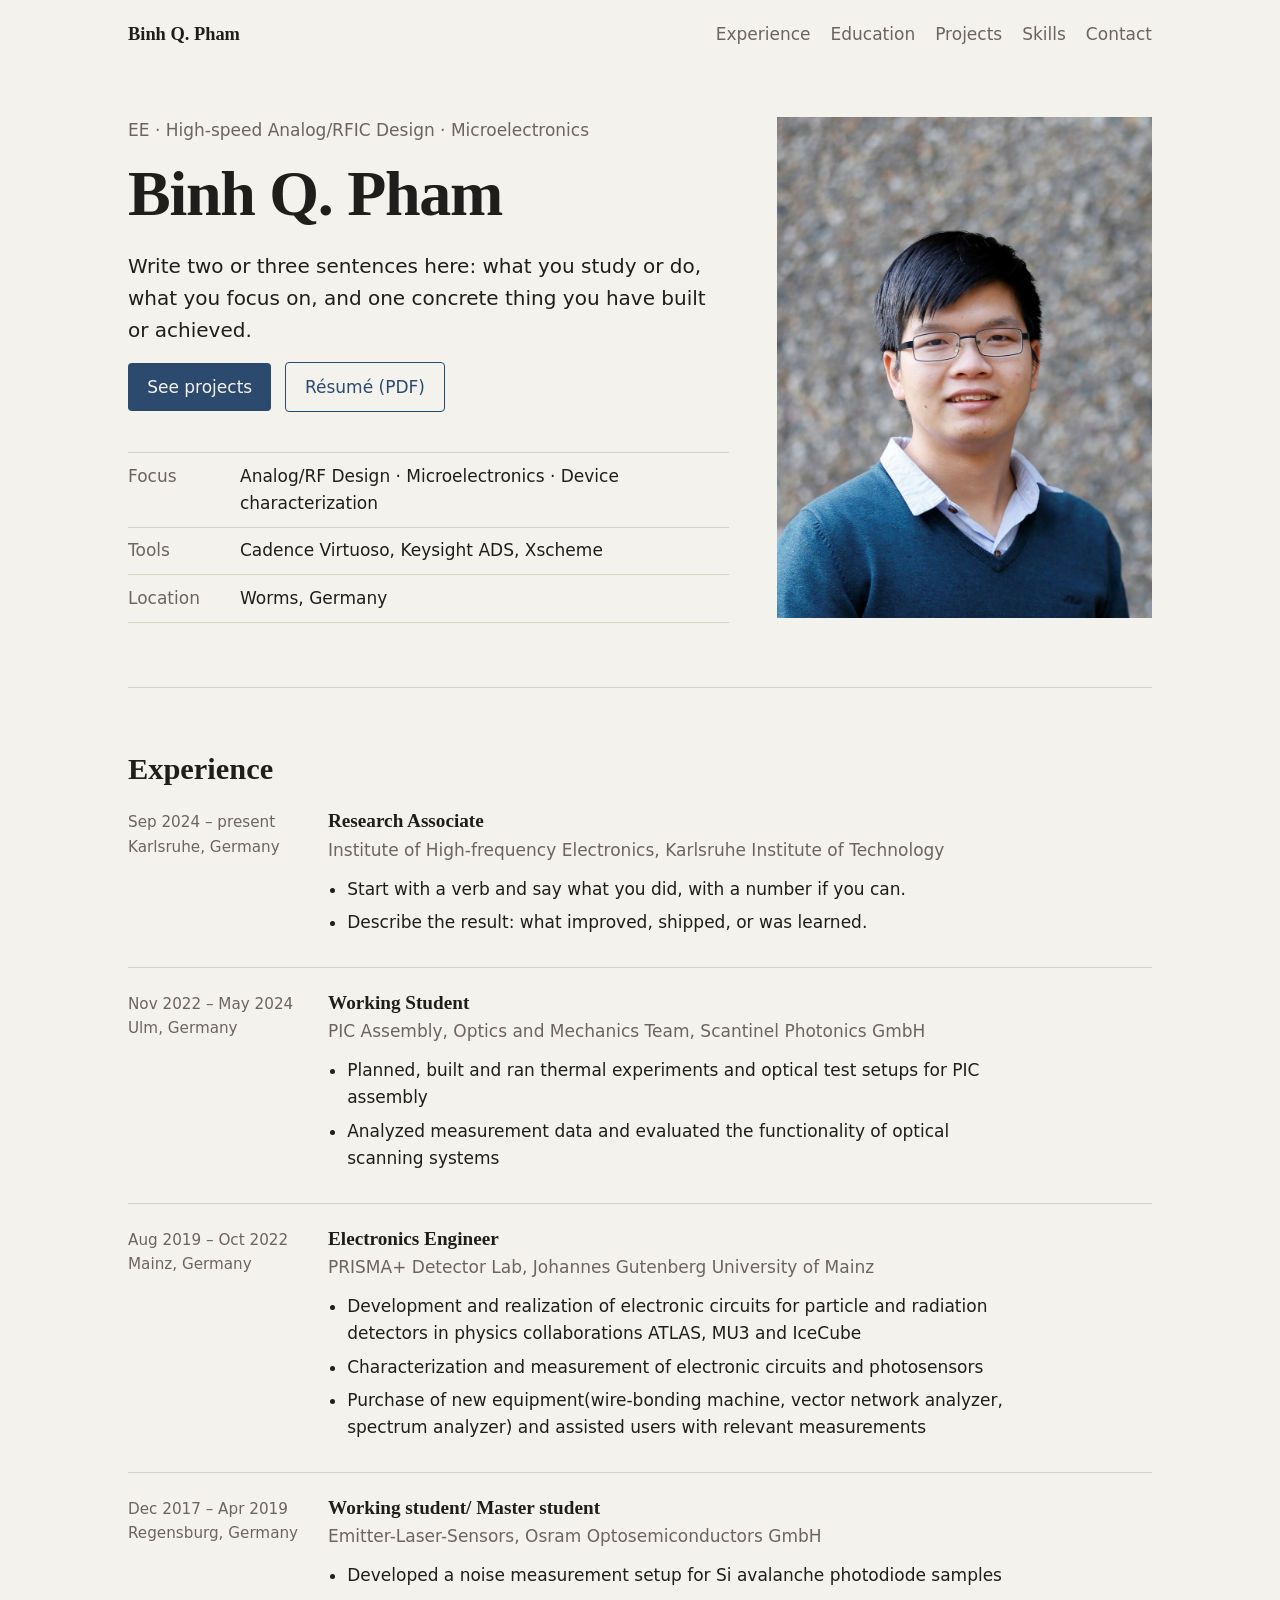
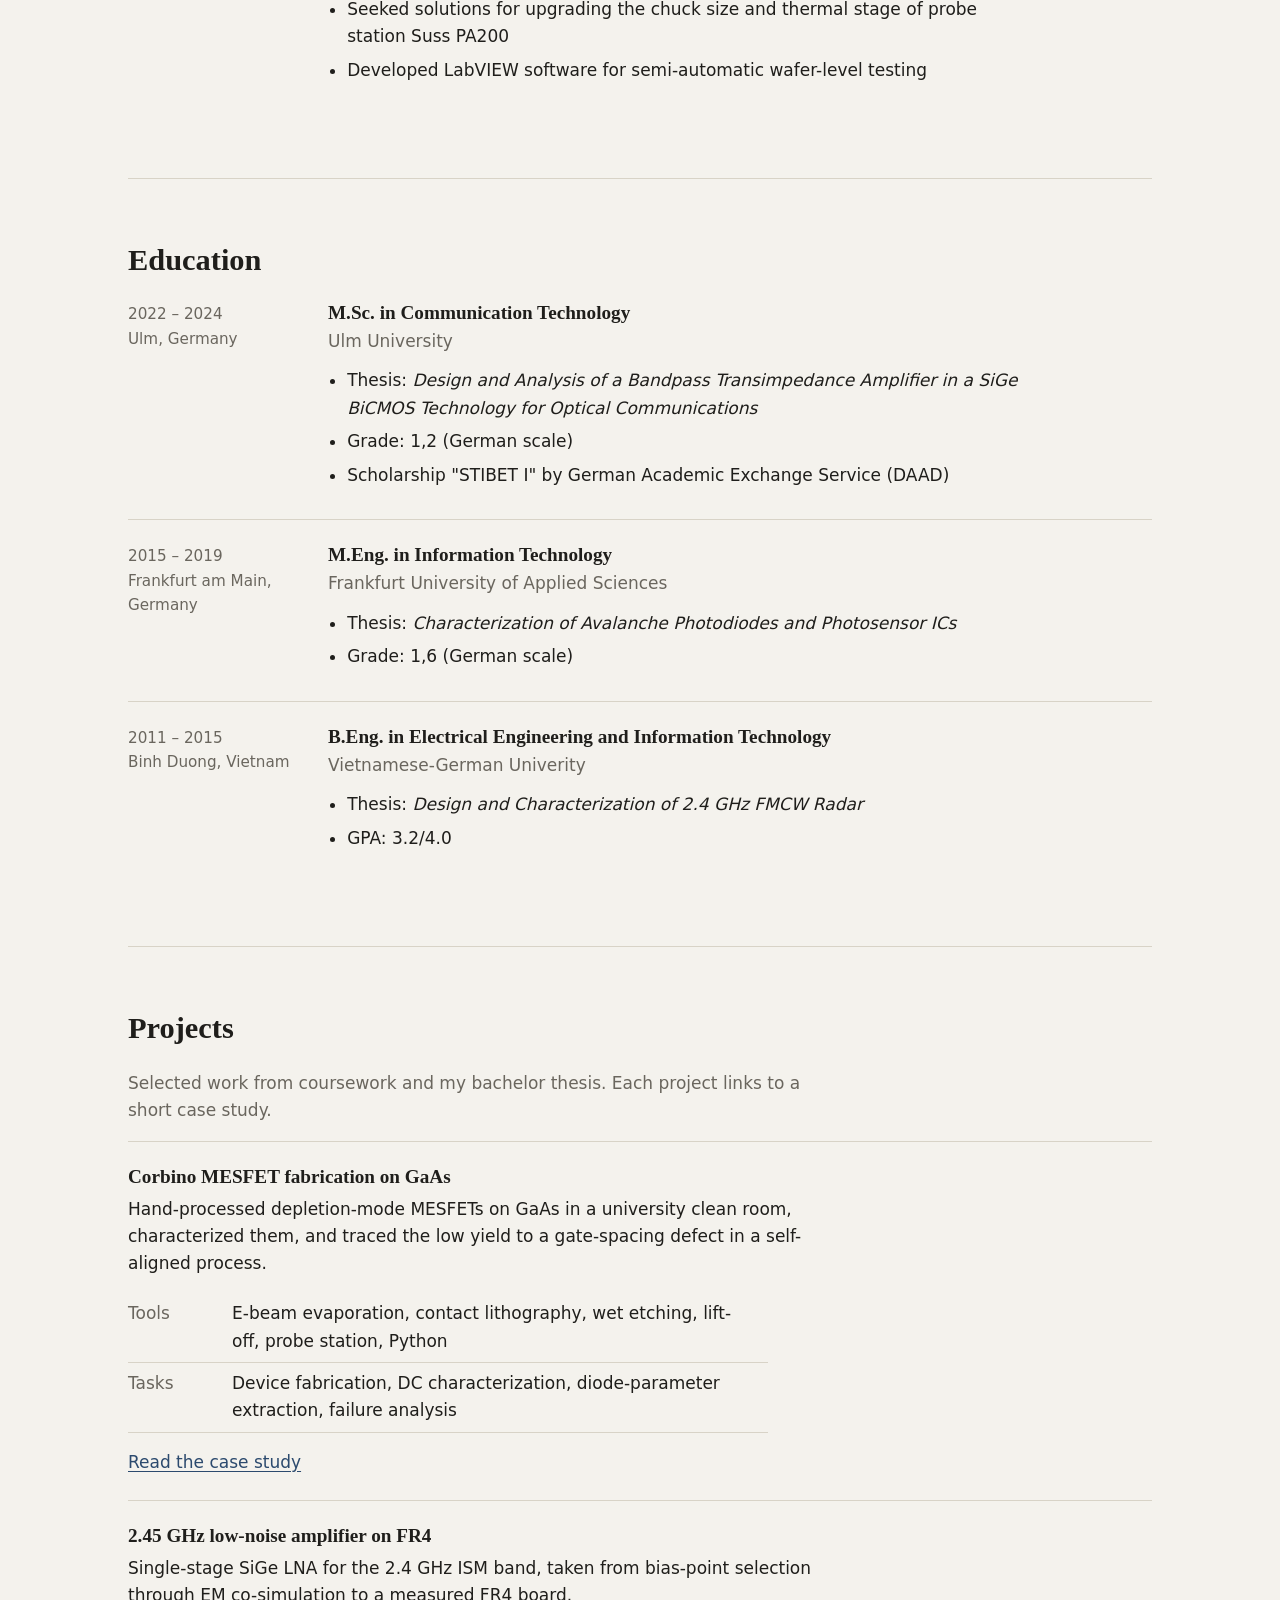
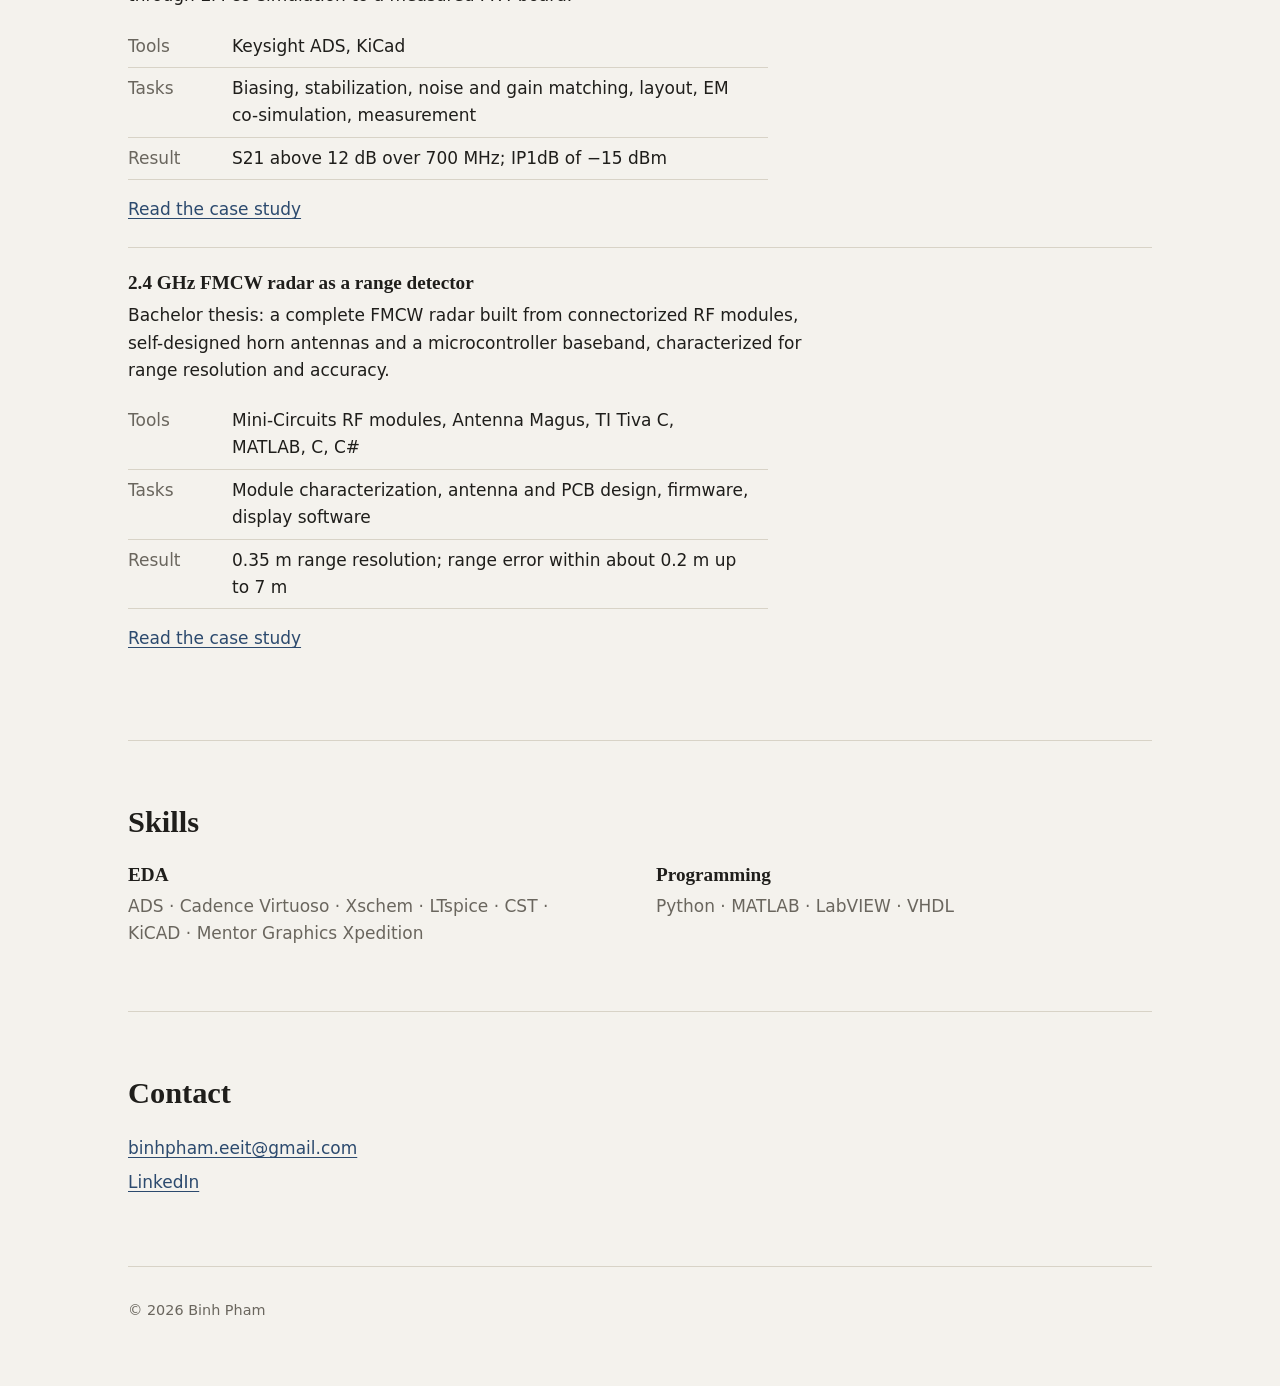
<file: index.html>
<!DOCTYPE html>
<!-- Every HTML file starts with the line above. It tells the browser "this is modern HTML". -->
<html lang="en">
<head>
  <!-- <head> holds information ABOUT the page. Nothing in here is shown on the page itself. -->
  <meta charset="utf-8">
  <!-- Makes the page scale correctly on phones. Always include it. -->
  <meta name="viewport" content="width=device-width, initial-scale=1">

  <!-- The text shown in the browser tab and in Google results. -->
  <title>Binh Pham — High-speed Analog/RFIC</title>
  <meta name="description" content="One sentence about who you are and what you do.">
  <meta name="theme-color" content="#f4f2ed">

  <!-- Connects this page to your stylesheet. The path is relative: same folder as index.html. -->
  <link rel="stylesheet" href="style.css">
</head>

<body>
  <!-- <body> holds everything visible on the page. -->

  <!-- Lets keyboard users jump past the menu. It stays hidden until they press Tab. -->
  <a class="skip" href="#main">Skip to content</a>

  <!-- <header> = the top bar. <nav> = a group of navigation links. -->
  <header class="site-header">
    <a class="brand" href="index.html">Binh Q. Pham</a>
    <nav aria-label="Main">
      <!-- href="#experience" scrolls to the element with id="experience" further down. -->
      <a href="#experience">Experience</a>
      <a href="#education">Education</a>
      <a href="#projects">Projects</a>
      <a href="#skills">Skills</a>
      <a href="#contact">Contact</a>
    </nav>
  </header>

  <!-- <main> = the unique content of this page. Use it once per page. -->
  <main id="main">

    <!-- ===== HERO: the first thing visitors see ===== -->
    <section class="hero">
      <div class="hero-text">
        <p class="kicker">EE &middot; High-speed Analog/RFIC Design &middot; Microelectronics</p>
        <!-- <h1> is the main title. Use exactly one per page. -->
        <h1>Binh Q. Pham</h1>
        <p class="lead">
          Write two or three sentences here: what you study or do, what you focus on,
          and one concrete thing you have built or achieved.
        </p>
        <p>
          <a class="button" href="#projects">See projects</a>
          <a class="button button-quiet" href="assets/your-resume.pdf">Résumé (PDF)</a>
        </p>

        <!-- A <dl> is a "description list": pairs of label (dt) and value (dd). -->
        <dl class="facts">
          <div><dt>Focus</dt><dd>Analog/RF Design &middot; Microelectronics &middot; Device characterization</dd></div>
          <div><dt>Tools</dt><dd>Cadence Virtuoso, Keysight ADS, Xscheme</dd></div>
          <div><dt>Location</dt><dd>Worms, Germany</dd></div>
        </dl>
      </div>

      <!-- Placeholder portrait. Later, replace this whole <div> with:
           <img src="assets/portrait.jpg" alt="Portrait of Your Name"> -->
      <figure class="portrait">
        <!--div class="portrait-box" role="img" aria-label="Portrait placeholder">Your photo</div-->
        <img src="assets/portrait.jpg" alt="Portrait of Binh Q. Pham">
        <!--figcaption>Fig. 1: A caption about the photo</figcaption-->
      </figure>
    </section>

    <!-- ===== EXPERIENCE ===== -->
    <section id="experience">
      <h2>Experience</h2>

      <!-- <article> = a self-contained block. Copy this block for each job. -->
      <article class="entry">
        <p class="entry-meta">Sep 2024 – present<br>Karlsruhe, Germany</p>
        <div>
          <h3>Research Associate</h3>
          <p class="org">Institute of High-frequency Electronics, Karlsruhe Institute of Technology</p>
          <!-- <ul> = bullet list, <li> = one bullet. -->
          <ul>
            <li>Start with a verb and say what you did, with a number if you can.</li>
            <li>Describe the result: what improved, shipped, or was learned.</li>
          </ul>
        </div>
      </article>

      <article class="entry">
        <p class="entry-meta">Nov 2022 – May 2024<br>Ulm, Germany</p>
        <div>
          <h3>Working Student</h3>
          <p class="org">PIC Assembly, Optics and Mechanics Team, Scantinel Photonics GmbH</p>
          <ul>
            <li>Planned, built and ran thermal experiments and optical test setups for PIC assembly</li>
            <li>Analyzed measurement data and evaluated the functionality of optical scanning systems</li>
            <!--li>Describe another.</li-->
          </ul>
        </div>
      </article>

      <article class="entry">
        <p class="entry-meta">Aug 2019 – Oct 2022<br>Mainz, Germany</p>
        <div>
          <h3>Electronics Engineer</h3>
          <p class="org">PRISMA+ Detector Lab, Johannes Gutenberg University of Mainz</p>
          <!-- <ul> = bullet list, <li> = one bullet. -->
          <ul>
            <li>Development and realization of electronic circuits for particle and radiation detectors in physics collaborations ATLAS, MU3 and IceCube</li>
            <li>Characterization and measurement of electronic circuits and photosensors</li>
            <li>Purchase of new equipment(wire-bonding machine, vector network analyzer, spectrum analyzer) and assisted users with relevant measurements</li>
          </ul>
        </div>
      </article>

      <article class="entry">
        <p class="entry-meta">Dec 2017 – Apr 2019<br>Regensburg, Germany</p>
        <div>
          <h3>Working student/ Master student</h3>
          <p class="org">Emitter-Laser-Sensors, Osram Optosemiconductors GmbH</p>
          <!-- <ul> = bullet list, <li> = one bullet. -->
          <ul>
            <li>Developed a noise measurement setup for Si avalanche photodiode samples</li>
            <li>Seeked solutions for upgrading the chuck size and thermal stage of probe station Suss PA200</li>
            <li>Developed LabVIEW software for semi-automatic wafer-level testing</li>
          </ul>
        </div>
      </article>
    </section>


    <!-- ===== EDUCATION ===== -->
    <!-- Same structure as Experience, so it reuses the same CSS (class="entry"). -->
    <section id="education">
      <h2>Education</h2>
 
      <!-- Copy this whole <article> block for each degree. List the most recent first. -->
      <article class="entry">
        <p class="entry-meta">2022 – 2024<br>Ulm, Germany</p>
        <div>
          <h3>M.Sc. in Communication Technology</h3>
          <p class="org">Ulm University</p>
          <ul>
            <li>Thesis: <em>Design and Analysis of a Bandpass Transimpedance Amplifier in a SiGe BiCMOS Technology for Optical Communications</em></li>
            <li>Grade: 1,2 (German scale)</li>
            <li>Scholarship "STIBET I" by German Academic Exchange Service (DAAD)</li>
          </ul>
        </div>
      </article>
      
      <article class="entry">
        <p class="entry-meta">2015 – 2019<br>Frankfurt am Main, Germany</p>
        <div>
          <h3>M.Eng. in Information Technology</h3>
          <p class="org">Frankfurt University of Applied Sciences</p>
          <ul>
            <li>Thesis: <em>Characterization of Avalanche Photodiodes and Photosensor ICs</em></li>
            <li>Grade: 1,6 (German scale)</li>
          </ul>
        </div>
      </article>
 
      <article class="entry">
        <p class="entry-meta">2011 – 2015<br>Binh Duong, Vietnam</p>
        <div>
          <h3>B.Eng. in Electrical Engineering and Information Technology</h3>
          <p class="org">Vietnamese-German Univerity</p>
          <ul>
            <li>Thesis: <em>Design and Characterization of 2.4 GHz FMCW Radar</em></li>
            <li>GPA: 3.2/4.0</li>
          </ul>
        </div>
      </article>
    </section>

    
    <!-- ===== PROJECTS ===== -->
    <section id="projects">
      <h2>Projects</h2>
      <p class="section-note">Selected work from coursework and my bachelor thesis. Each project links to a short case study.</p>

      <article class="project">
        <h3>Corbino MESFET fabrication on GaAs</h3>
        <p>Hand-processed depletion-mode MESFETs on GaAs in a university clean room, characterized them, and traced the low yield to a gate-spacing defect in a self-aligned process.</p>
        <!-- A table is the right tool for rows of facts like this. -->
        <table>
          <tr><th scope="row">Tools</th><td>E-beam evaporation, contact lithography, wet etching, lift-off, probe station, Python</td></tr>
          <tr><th scope="row">Tasks</th><td>Device fabrication, DC characterization, diode-parameter extraction, failure analysis</td></tr>
          <!--tr><th scope="row">Result</th><td>1 of 4 wafers gave working transistors; gap of 1.8 µm vs under 0.5 µm explained the failures</td></tr-->
        </table>
        <a href="projects/semiconductor-lab.html">Read the case study</a>
      </article>

      <article class="project">
        <h3>2.45 GHz low-noise amplifier on FR4</h3>
        <p>Single-stage SiGe LNA for the 2.4 GHz ISM band, taken from bias-point selection through EM co-simulation to a measured FR4 board.</p>
        <table>
          <tr><th scope="row">Tools</th><td>Keysight ADS, KiCad</td></tr>
          <tr><th scope="row">Tasks</th><td>Biasing, stabilization, noise and gain matching, layout, EM co-simulation, measurement</td></tr>
          <tr><th scope="row">Result</th><td>S21 above 12 dB over 700 MHz; IP1dB of −15 dBm</td></tr>
        </table>
        <a href="projects/lna-2p45ghz.html">Read the case study</a>
      </article>

      <article class="project">
        <h3>2.4 GHz FMCW radar as a range detector</h3>
        <p>Bachelor thesis: a complete FMCW radar built from connectorized RF modules, self-designed horn antennas and a microcontroller baseband, characterized for range resolution and accuracy.</p>
        <table>
          <tr><th scope="row">Tools</th><td>Mini-Circuits RF modules, Antenna Magus, TI Tiva C, MATLAB, C, C#</td></tr>
          <tr><th scope="row">Tasks</th><td>Module characterization, antenna and PCB design, firmware, display software</td></tr>
          <tr><th scope="row">Result</th><td>0.35 m range resolution; range error within about 0.2 m up to 7 m</td></tr>
        </table>
        <a href="projects/fmcw-radar.html">Read the case study</a>
      </article>
    </section>

    <!-- ===== SKILLS ===== -->
    <section id="skills">
      <h2>Skills</h2>
      <div class="skills">
        <div>
          <h3>EDA</h3>
          <p>ADS &middot; Cadence Virtuoso &middot; Xschem &middot; LTspice &middot; CST &middot; <br>
            KiCAD &middot; Mentor Graphics Xpedition</p>
        </div>
        <div>
          <h3>Programming</h3>
          <p>Python &middot; MATLAB &middot; LabVIEW &middot; VHDL</p>
        </div>
        <!--div>
          <h3>Category three</h3>
          <p>Skill, skill, skill, skill</p>
        </div-->
      </div>
    </section>

    <!-- ===== CONTACT ===== -->
    <section id="contact">
      <h2>Contact</h2>
      <!--p>Say what you are looking for, for example internships or collaborations.</p-->
      <ul class="links">
        <li><a href="mailto:binhpham.eeit@gmail.com">binhpham.eeit@gmail.com</a></li>
        <li><a href="https://www.linkedin.com/in/phamquangbinh">LinkedIn</a></li>
        <!--li><a href="https://github.com/your-username">GitHub</a></li-->
      </ul>
    </section>

  </main>

  <!-- <footer> = the bottom strip of the page. -->
  <footer class="site-footer">
    <p>© 2026 Binh Pham</p>
  </footer>

</body>
</html>
</file>
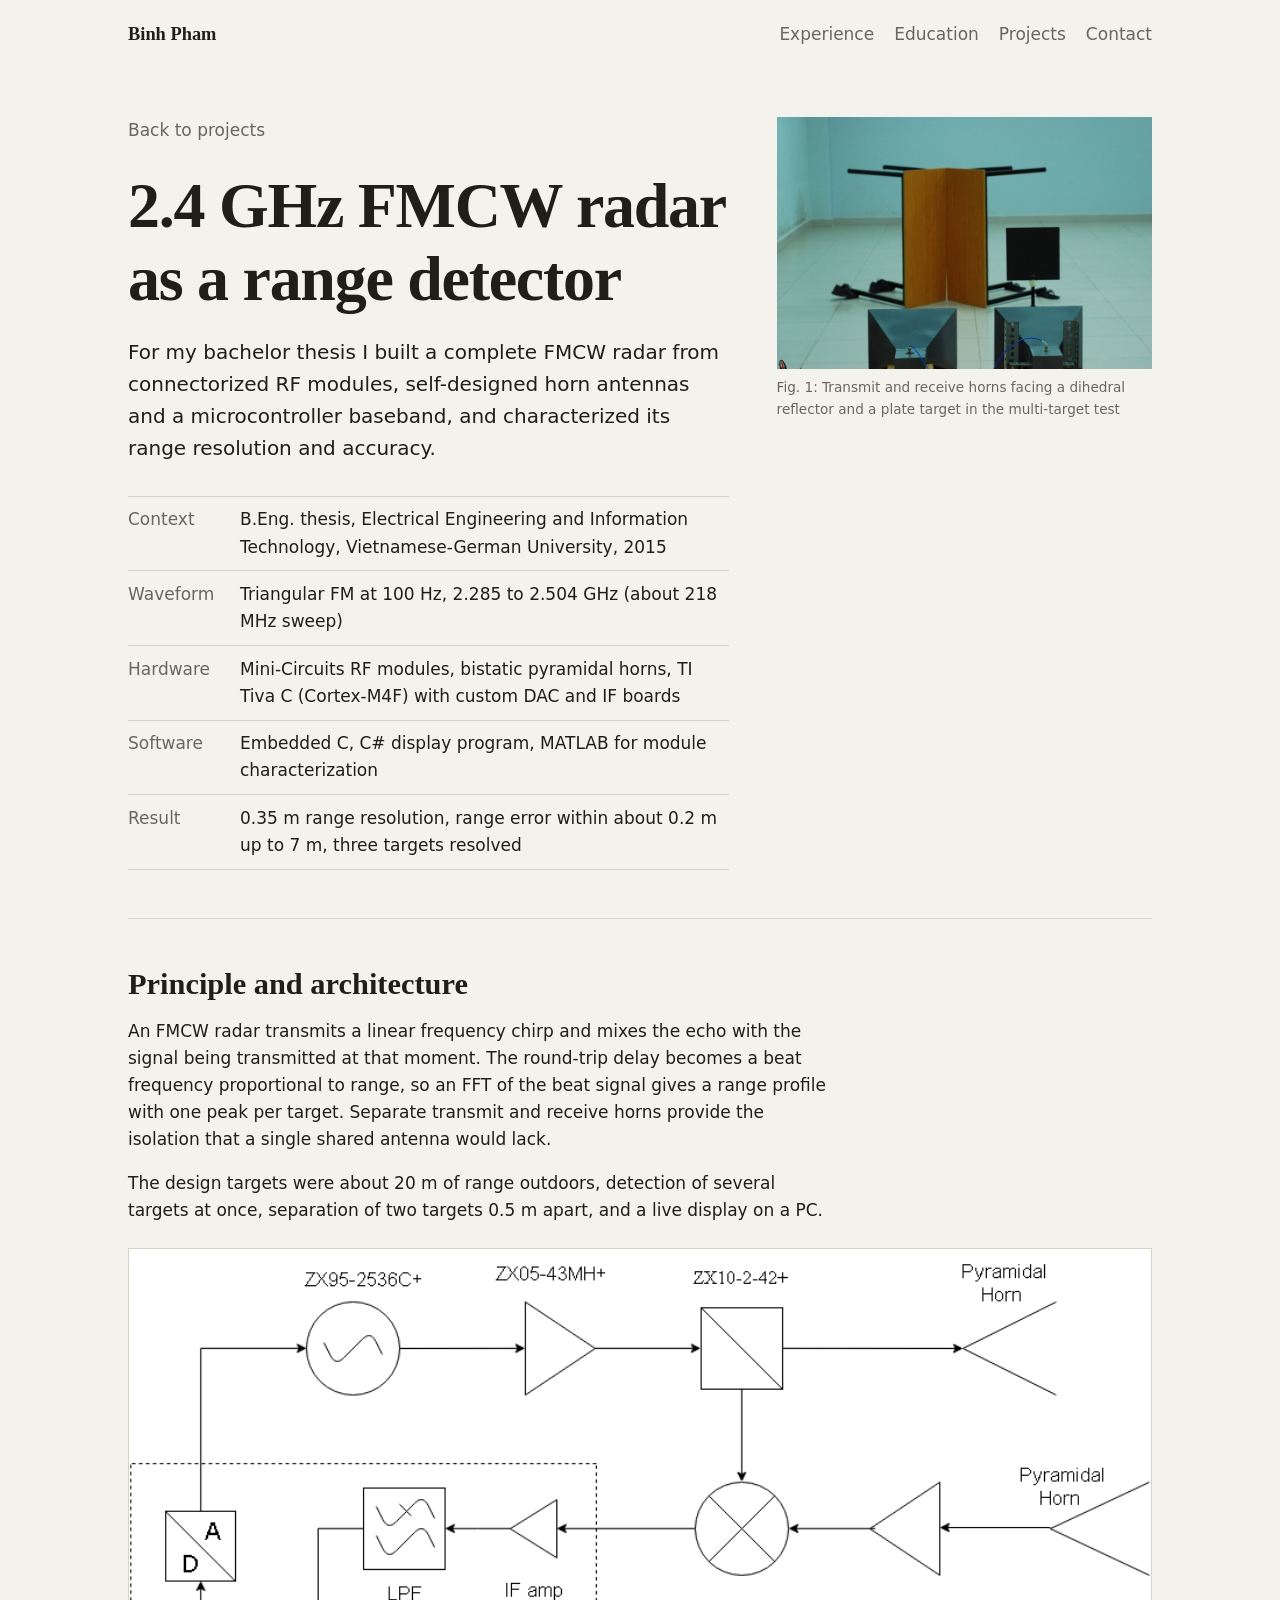
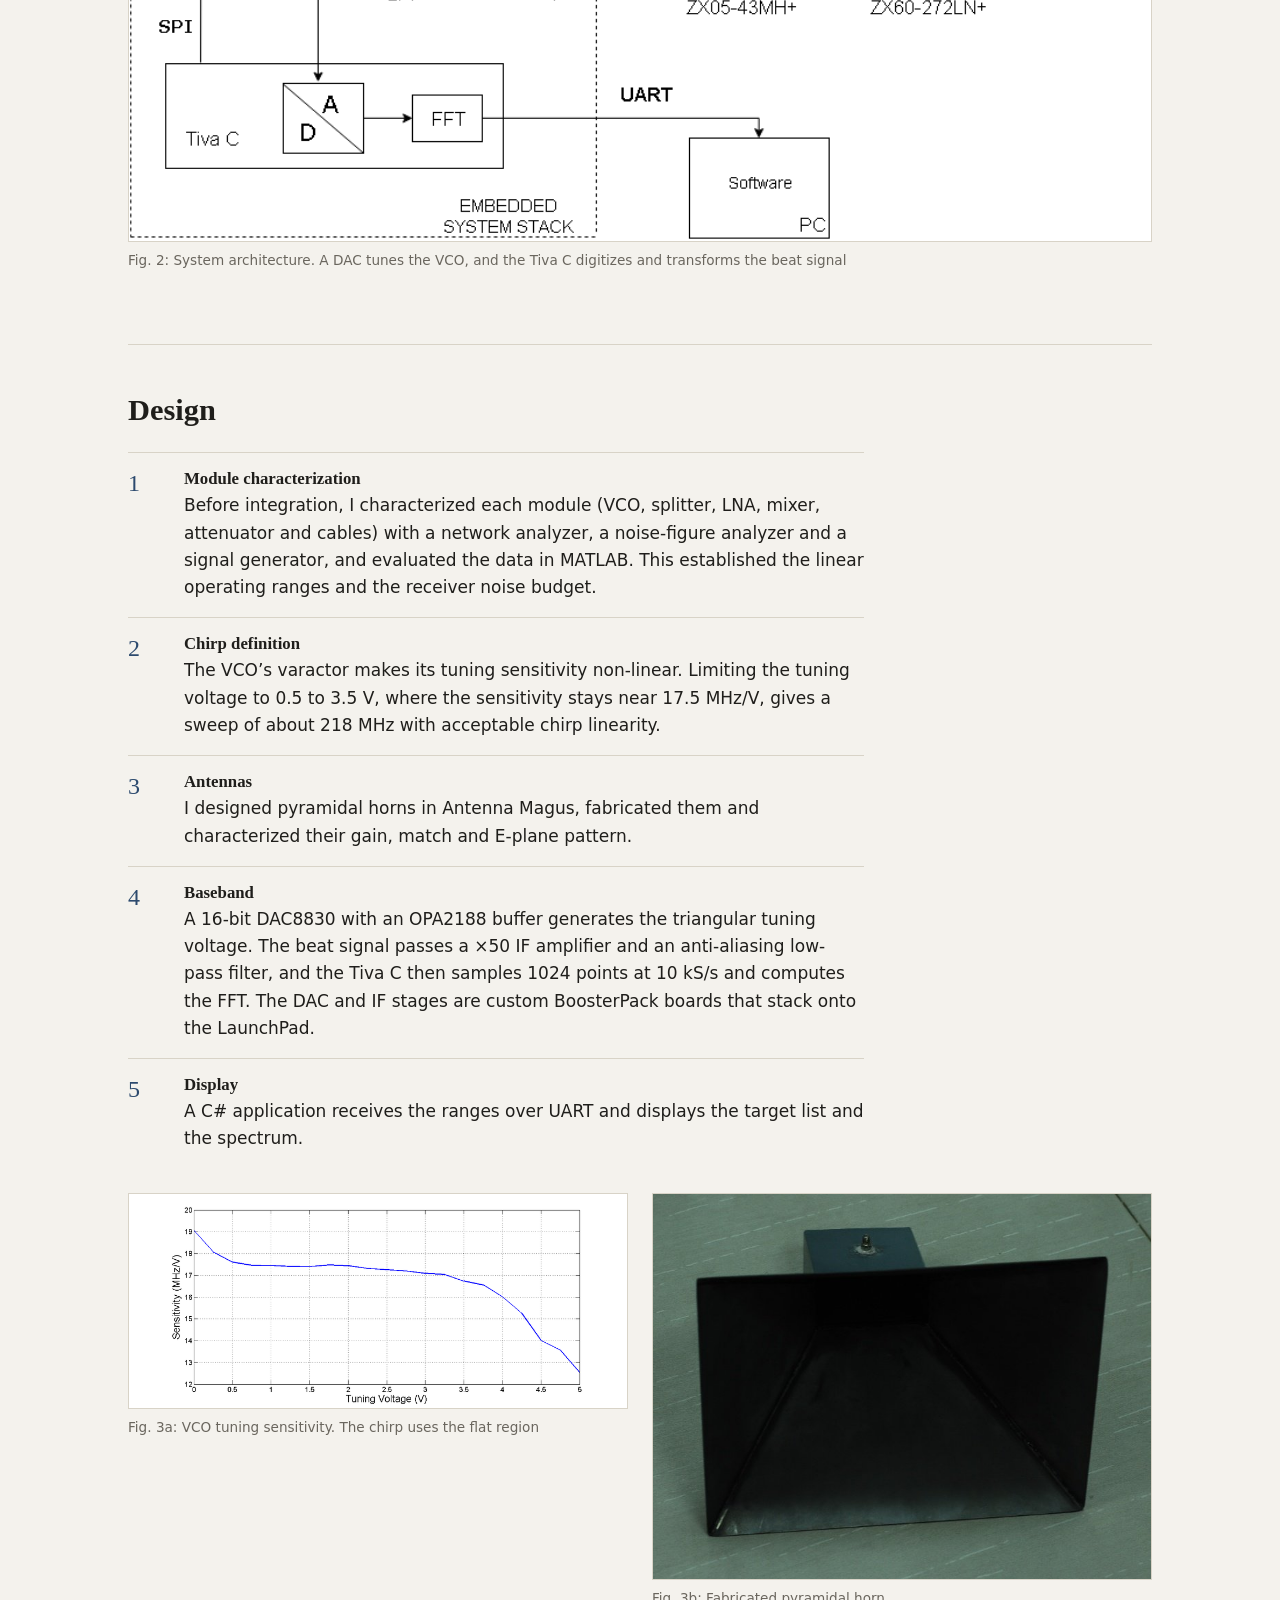
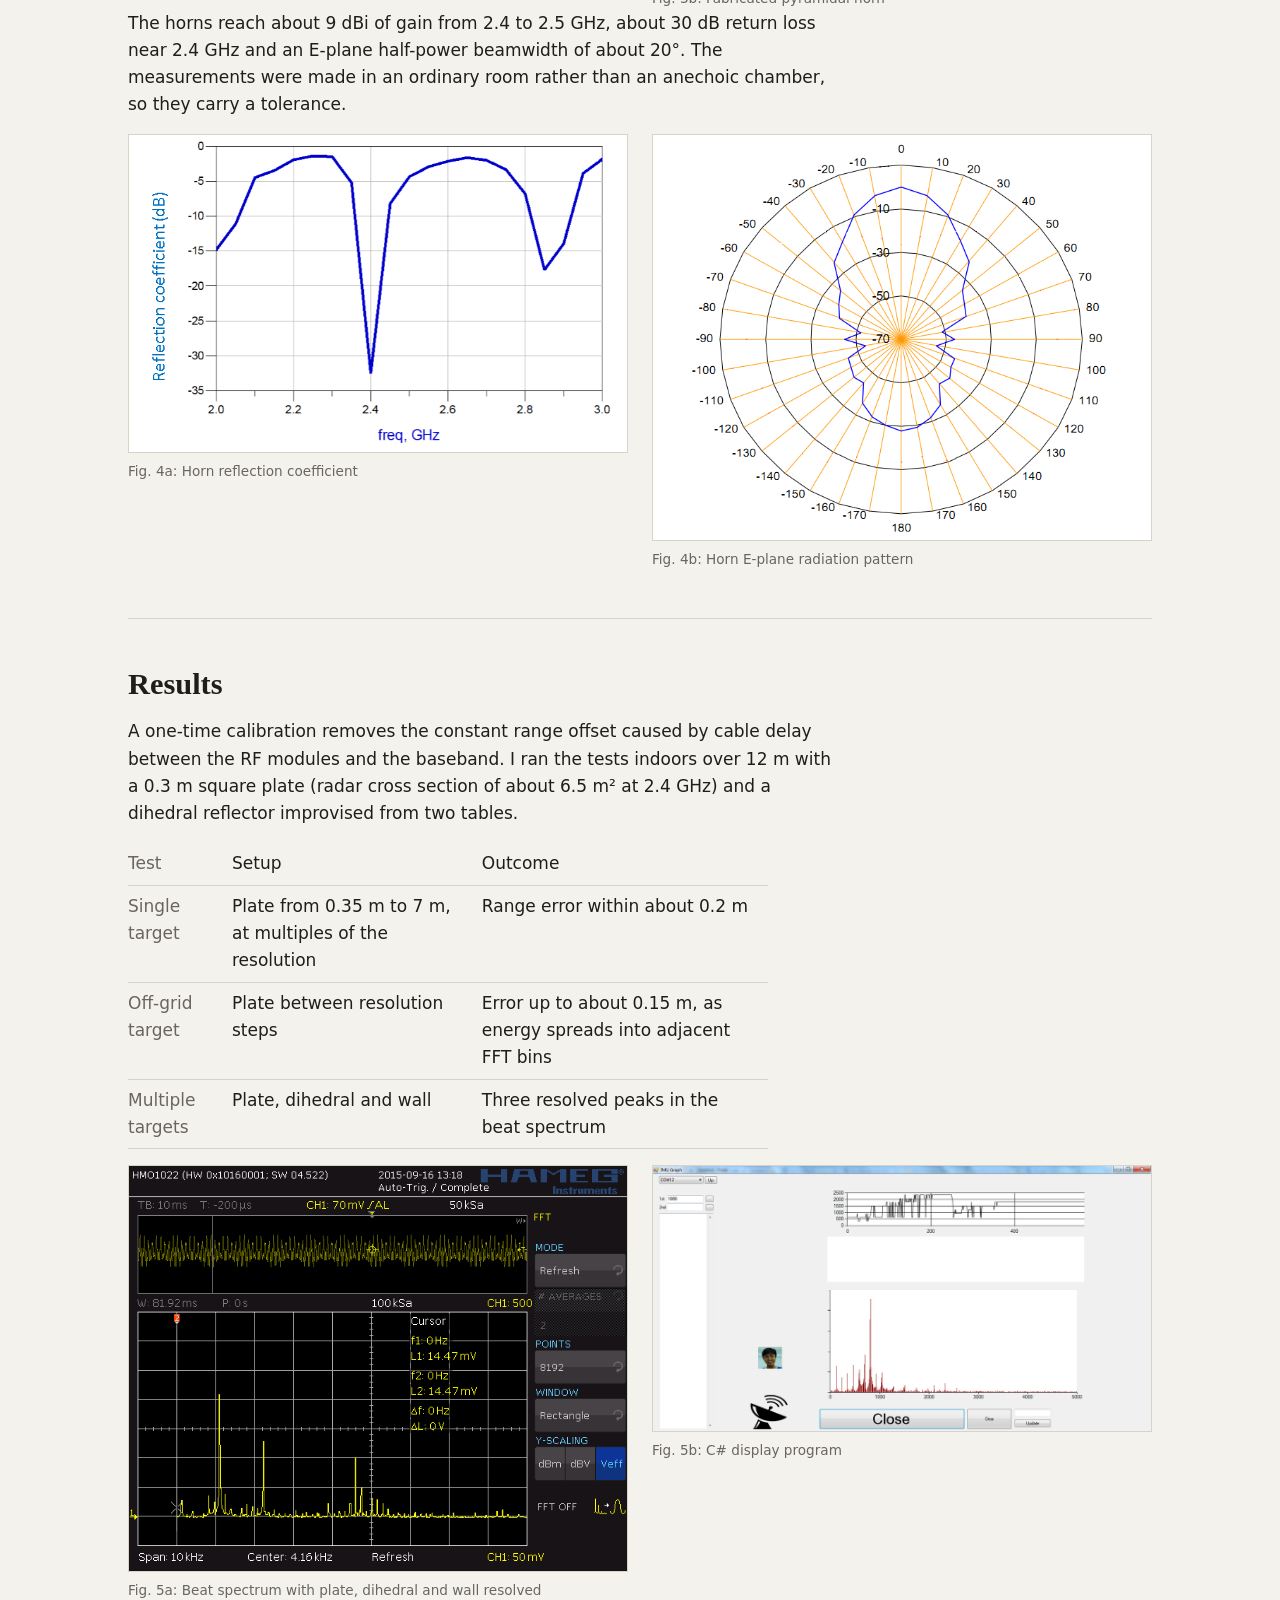
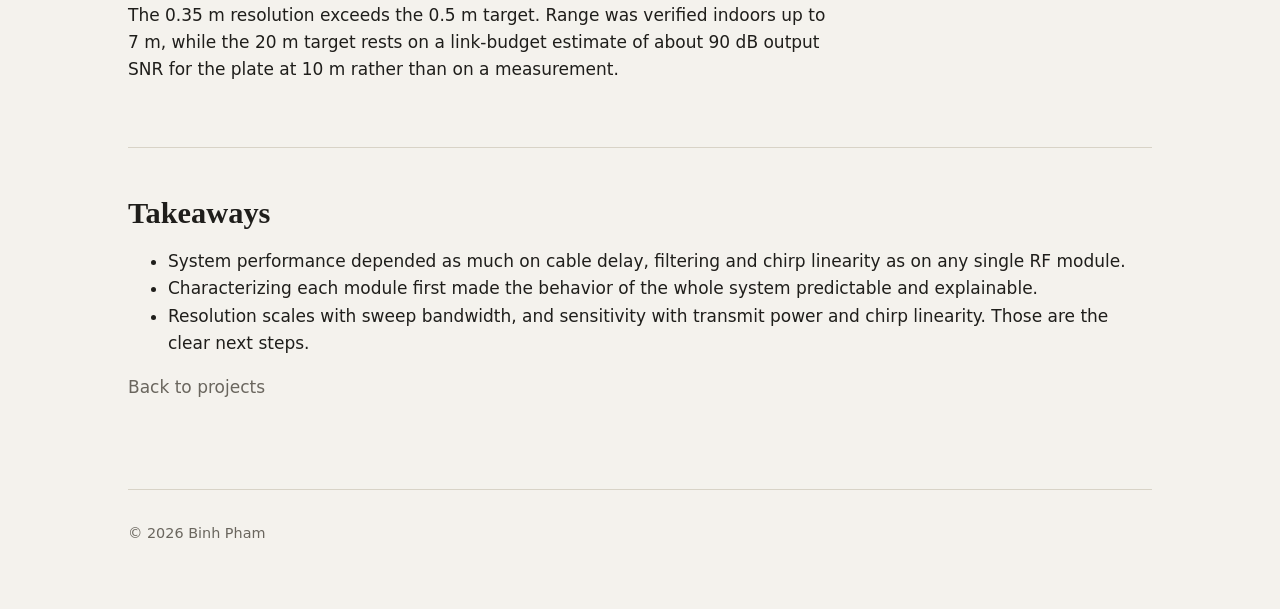
<file: projects/fmcw-radar.html>
<!DOCTYPE html>
<html lang="en">
<head>
  <meta charset="utf-8">
  <meta name="viewport" content="width=device-width, initial-scale=1">
  <title>2.4 GHz FMCW radar as a range detector — Binh Pham</title>
  <meta name="description" content="Bachelor thesis: a 2.4 GHz FMCW radar built from connectorized RF modules, self-designed horn antennas and a microcontroller baseband, characterized for range resolution and accuracy.">
  <meta name="theme-color" content="#f4f2ed">
  <link rel="stylesheet" href="../style.css">
</head>

<body class="case">
  <a class="skip" href="#main">Skip to content</a>

  <header class="site-header">
    <a class="brand" href="../index.html">Binh Pham</a>
    <nav aria-label="Main">
      <a href="../index.html#experience">Experience</a>
      <a href="../index.html#education">Education</a>
      <a href="../index.html#projects">Projects</a>
      <a href="../index.html#contact">Contact</a>
    </nav>
  </header>

  <main id="main">

    <!-- ===== Title and key facts ===== -->
    <section class="hero">
      <div class="hero-text">
        <a class="back" href="../index.html#projects">Back to projects</a>
        <h1>2.4 GHz FMCW radar as a range detector</h1>
        <p class="lead">
          For my bachelor thesis I built a complete FMCW radar from connectorized RF modules, self-designed
          horn antennas and a microcontroller baseband, and characterized its range resolution and accuracy.
        </p>
        <dl class="facts">
          <div><dt>Context</dt><dd>B.Eng. thesis, Electrical Engineering and Information Technology, Vietnamese-German University, 2015</dd></div>
          <div><dt>Waveform</dt><dd>Triangular FM at 100 Hz, 2.285 to 2.504 GHz (about 218 MHz sweep)</dd></div>
          <div><dt>Hardware</dt><dd>Mini-Circuits RF modules, bistatic pyramidal horns, TI Tiva C (Cortex-M4F) with custom DAC and IF boards</dd></div>
          <div><dt>Software</dt><dd>Embedded C, C# display program, MATLAB for module characterization</dd></div>
          <div><dt>Result</dt><dd>0.35 m range resolution, range error within about 0.2 m up to 7 m, three targets resolved</dd></div>
        </dl>
      </div>

      <figure class="portrait">
        <img src="../assets/radar-setup.jpg" alt="Two horn antennas in the foreground facing an orange dihedral reflector and a square plate on a tripod in an empty room">
        <figcaption>Fig. 1: Transmit and receive horns facing a dihedral reflector and a plate target in the multi-target test</figcaption>
      </figure>
    </section>

    <!-- ===== Principle and architecture ===== -->
    <section id="concept">
      <h2>Principle and architecture</h2>
      <p>
        An FMCW radar transmits a linear frequency chirp and mixes the echo with the signal being transmitted
        at that moment. The round-trip delay becomes a beat frequency proportional to range, so an FFT of the
        beat signal gives a range profile with one peak per target. Separate transmit and receive horns provide
        the isolation that a single shared antenna would lack.
      </p>
      <p>
        The design targets were about 20 m of range outdoors, detection of several targets at once, separation
        of two targets 0.5 m apart, and a live display on a PC.
      </p>
      <figure>
        <img src="../assets/radar-block.png" alt="Block diagram: voltage-controlled oscillator, amplifier, power splitter and transmit horn on top; receive horn, low-noise amplifier, mixer, IF amplifier and filter below; Tiva C with converters and FFT sending data to a PC">
        <figcaption>Fig. 2: System architecture. A DAC tunes the VCO, and the Tiva C digitizes and transforms the beat signal</figcaption>
      </figure>
    </section>

    <!-- ===== Design ===== -->
    <section id="design">
      <h2>Design</h2>
      <ol class="steps">
        <li>
          <div>
            <h3>Module characterization</h3>
            <p>Before integration, I characterized each module (VCO, splitter, LNA, mixer, attenuator and cables) with a network analyzer, a noise-figure analyzer and a signal generator, and evaluated the data in MATLAB. This established the linear operating ranges and the receiver noise budget.</p>
          </div>
        </li>
        <li>
          <div>
            <h3>Chirp definition</h3>
            <p>The VCO’s varactor makes its tuning sensitivity non-linear. Limiting the tuning voltage to 0.5 to 3.5 V, where the sensitivity stays near 17.5 MHz/V, gives a sweep of about 218 MHz with acceptable chirp linearity.</p>
          </div>
        </li>
        <li>
          <div>
            <h3>Antennas</h3>
            <p>I designed pyramidal horns in Antenna Magus, fabricated them and characterized their gain, match and E-plane pattern.</p>
          </div>
        </li>
        <li>
          <div>
            <h3>Baseband</h3>
            <p>A 16-bit DAC8830 with an OPA2188 buffer generates the triangular tuning voltage. The beat signal passes a ×50 IF amplifier and an anti-aliasing low-pass filter, and the Tiva C then samples 1024 points at 10 kS/s and computes the FFT. The DAC and IF stages are custom BoosterPack boards that stack onto the LaunchPad.</p>
          </div>
        </li>
        <li>
          <div>
            <h3>Display</h3>
            <p>A C# application receives the ranges over UART and displays the target list and the spectrum.</p>
          </div>
        </li>
      </ol>

      <div class="figure-row">
        <figure>
          <img src="../assets/radar-vco.png" alt="VCO tuning sensitivity in megahertz per volt against tuning voltage, flat between 0.5 and 3.5 volts">
          <figcaption>Fig. 3a: VCO tuning sensitivity. The chirp uses the flat region</figcaption>
        </figure>
        <figure>
          <img src="../assets/radar-horn.jpg" alt="Fabricated metal pyramidal horn antenna">
          <figcaption>Fig. 3b: Fabricated pyramidal horn</figcaption>
        </figure>
      </div>

      <p>
        The horns reach about 9 dBi of gain from 2.4 to 2.5 GHz, about 30 dB return loss near 2.4 GHz and an
        E-plane half-power beamwidth of about 20°. The measurements were made in an ordinary room rather than
        an anechoic chamber, so they carry a tolerance.
      </p>
      <div class="figure-row">
        <figure>
          <img src="../assets/radar-horn-s11.png" alt="Reflection coefficient of the horn against frequency with a deep dip near 2.4 gigahertz">
          <figcaption>Fig. 4a: Horn reflection coefficient</figcaption>
        </figure>
        <figure>
          <img src="../assets/radar-horn-pattern.png" alt="Polar plot of the horn antenna radiation pattern with a narrow main lobe">
          <figcaption>Fig. 4b: Horn E-plane radiation pattern</figcaption>
        </figure>
      </div>
    </section>

    <!-- ===== Results ===== -->
    <section id="results">
      <h2>Results</h2>
      <p>
        A one-time calibration removes the constant range offset caused by cable delay between the RF modules
        and the baseband. I ran the tests indoors over 12 m with a 0.3 m square plate (radar cross section of
        about 6.5 m² at 2.4 GHz) and a dihedral reflector improvised from two tables.
      </p>
      <table>
        <thead>
          <tr><th>Test</th><td>Setup</td><td>Outcome</td></tr>
        </thead>
        <tbody>
          <tr><th scope="row">Single target</th><td>Plate from 0.35 m to 7 m, at multiples of the resolution</td><td>Range error within about 0.2 m</td></tr>
          <tr><th scope="row">Off-grid target</th><td>Plate between resolution steps</td><td>Error up to about 0.15 m, as energy spreads into adjacent FFT bins</td></tr>
          <tr><th scope="row">Multiple targets</th><td>Plate, dihedral and wall</td><td>Three resolved peaks in the beat spectrum</td></tr>
        </tbody>
      </table>

      <div class="figure-row">
        <figure>
          <img src="../assets/radar-multitarget.png" alt="Oscilloscope FFT of the beat signal with three distinct peaks">
          <figcaption>Fig. 5a: Beat spectrum with plate, dihedral and wall resolved</figcaption>
        </figure>
        <figure>
          <img src="../assets/radar-gui.png" alt="Computer program showing the measured spectrum as red bars and a list of detected ranges">
          <figcaption>Fig. 5b: C# display program</figcaption>
        </figure>
      </div>

      <p>
        The 0.35 m resolution exceeds the 0.5 m target. Range was verified indoors up to 7 m, while the 20 m
        target rests on a link-budget estimate of about 90 dB output SNR for the plate at 10 m rather than on a
        measurement.
      </p>
    </section>

    <!-- ===== Takeaways ===== -->
    <section id="takeaways">
      <h2>Takeaways</h2>
      <ul>
        <li>System performance depended as much on cable delay, filtering and chirp linearity as on any single RF module.</li>
        <li>Characterizing each module first made the behavior of the whole system predictable and explainable.</li>
        <li>Resolution scales with sweep bandwidth, and sensitivity with transmit power and chirp linearity. Those are the clear next steps.</li>
      </ul>
      <p><a class="back" href="../index.html#projects">Back to projects</a></p>
    </section>

  </main>

  <footer class="site-footer">
    <p>© 2026 Binh Pham</p>
  </footer>
</body>
</html>
</file>
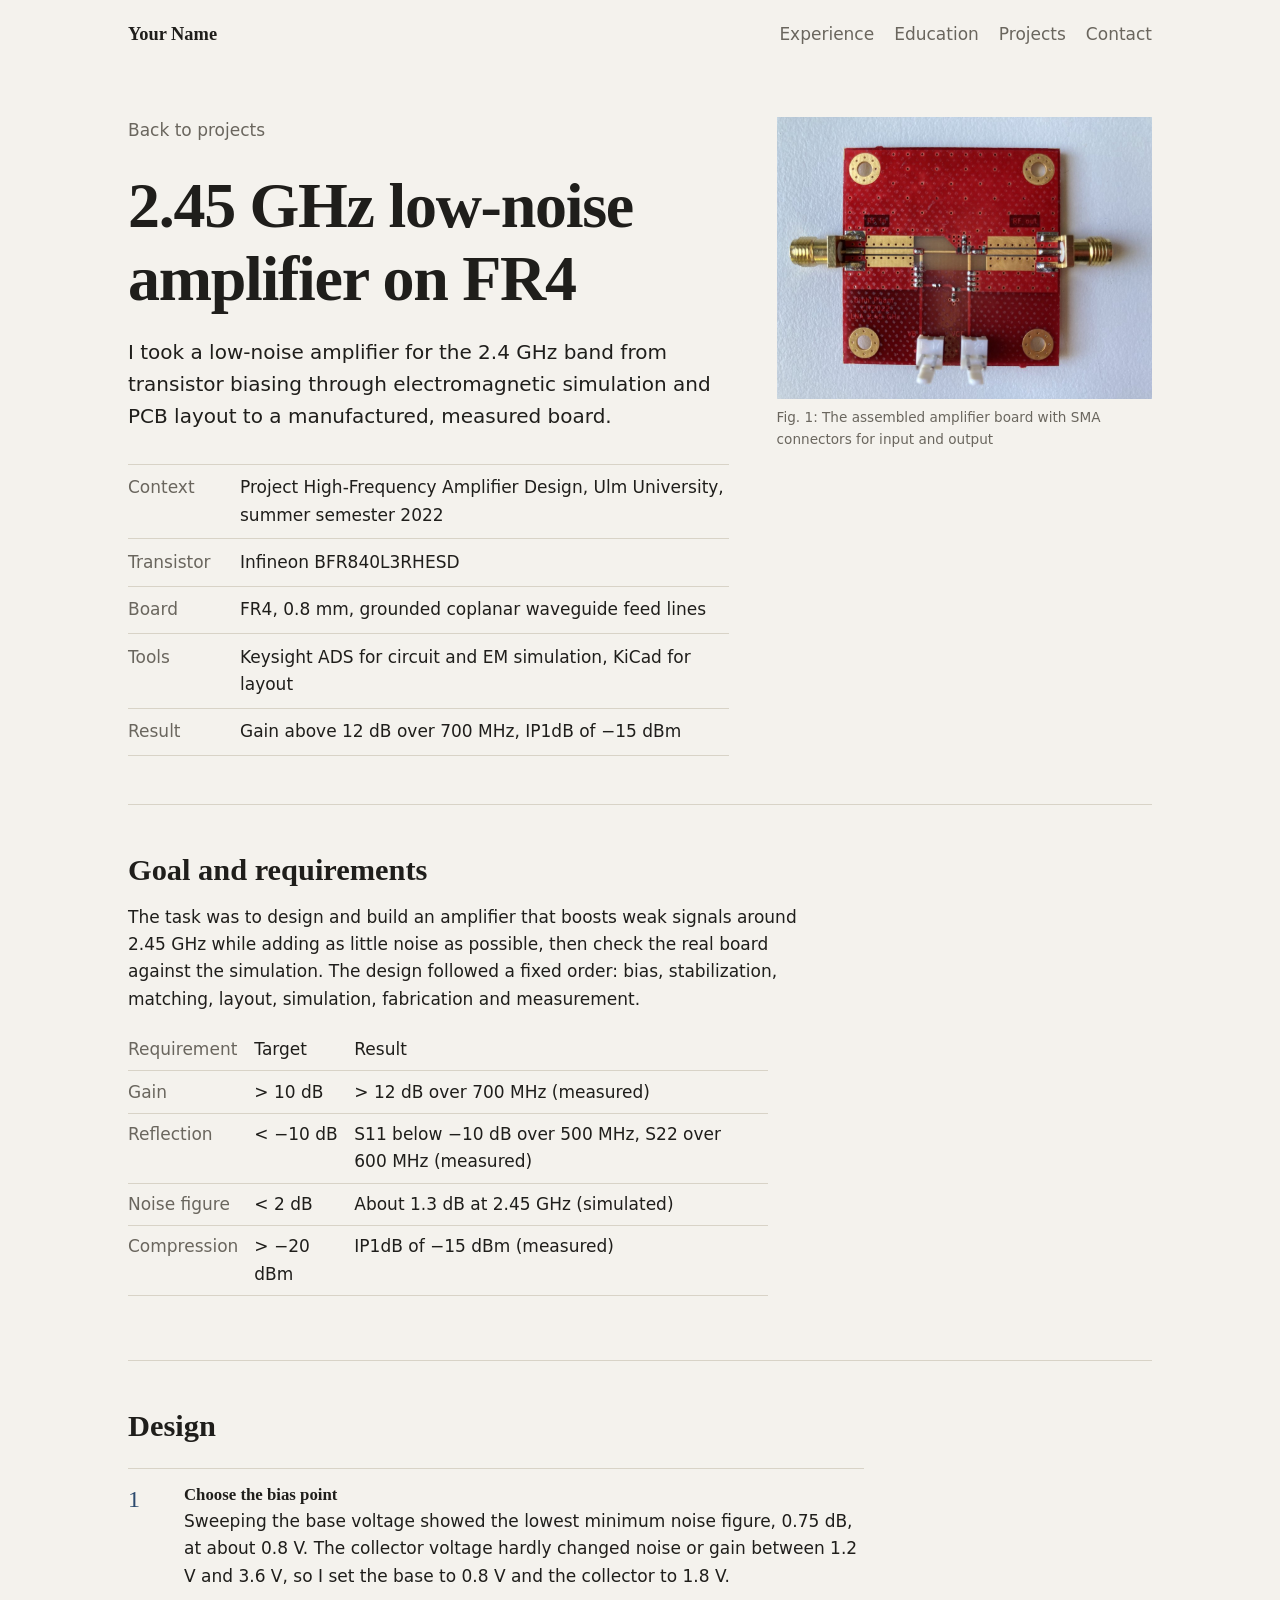
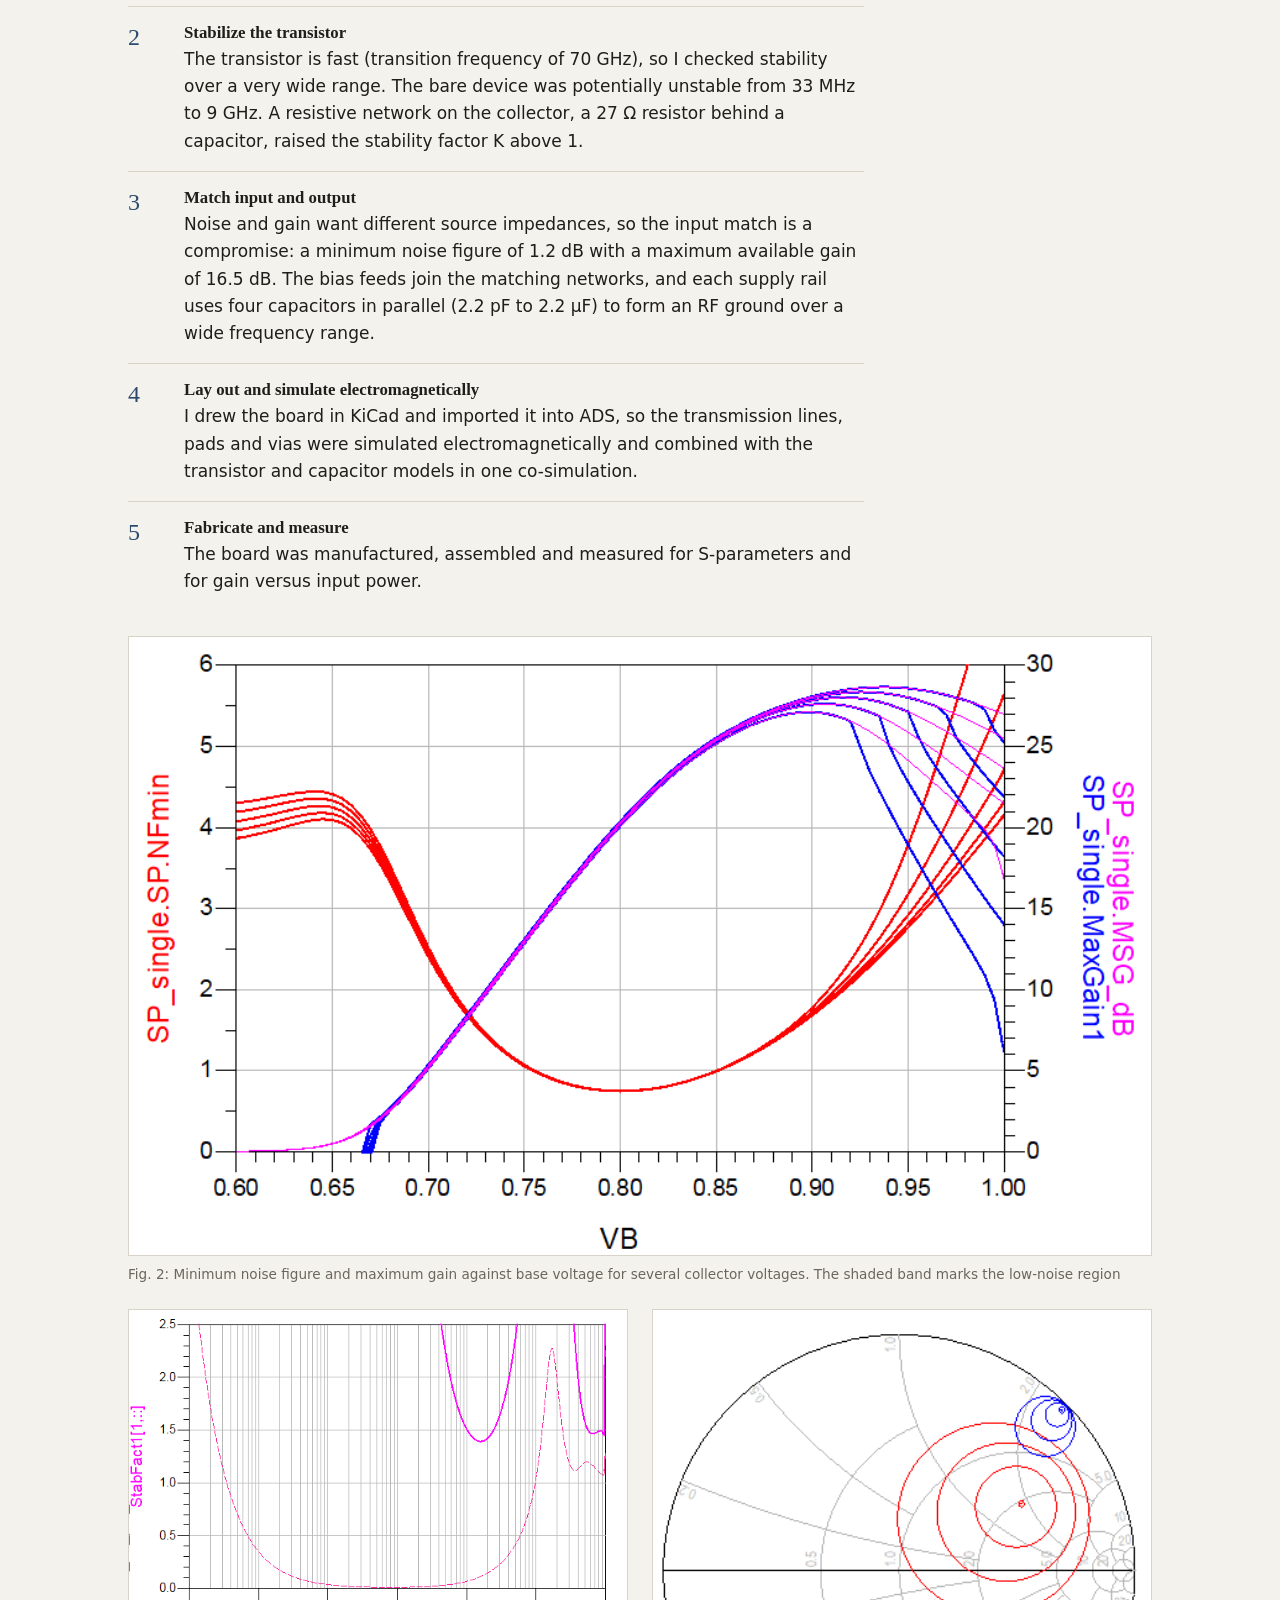
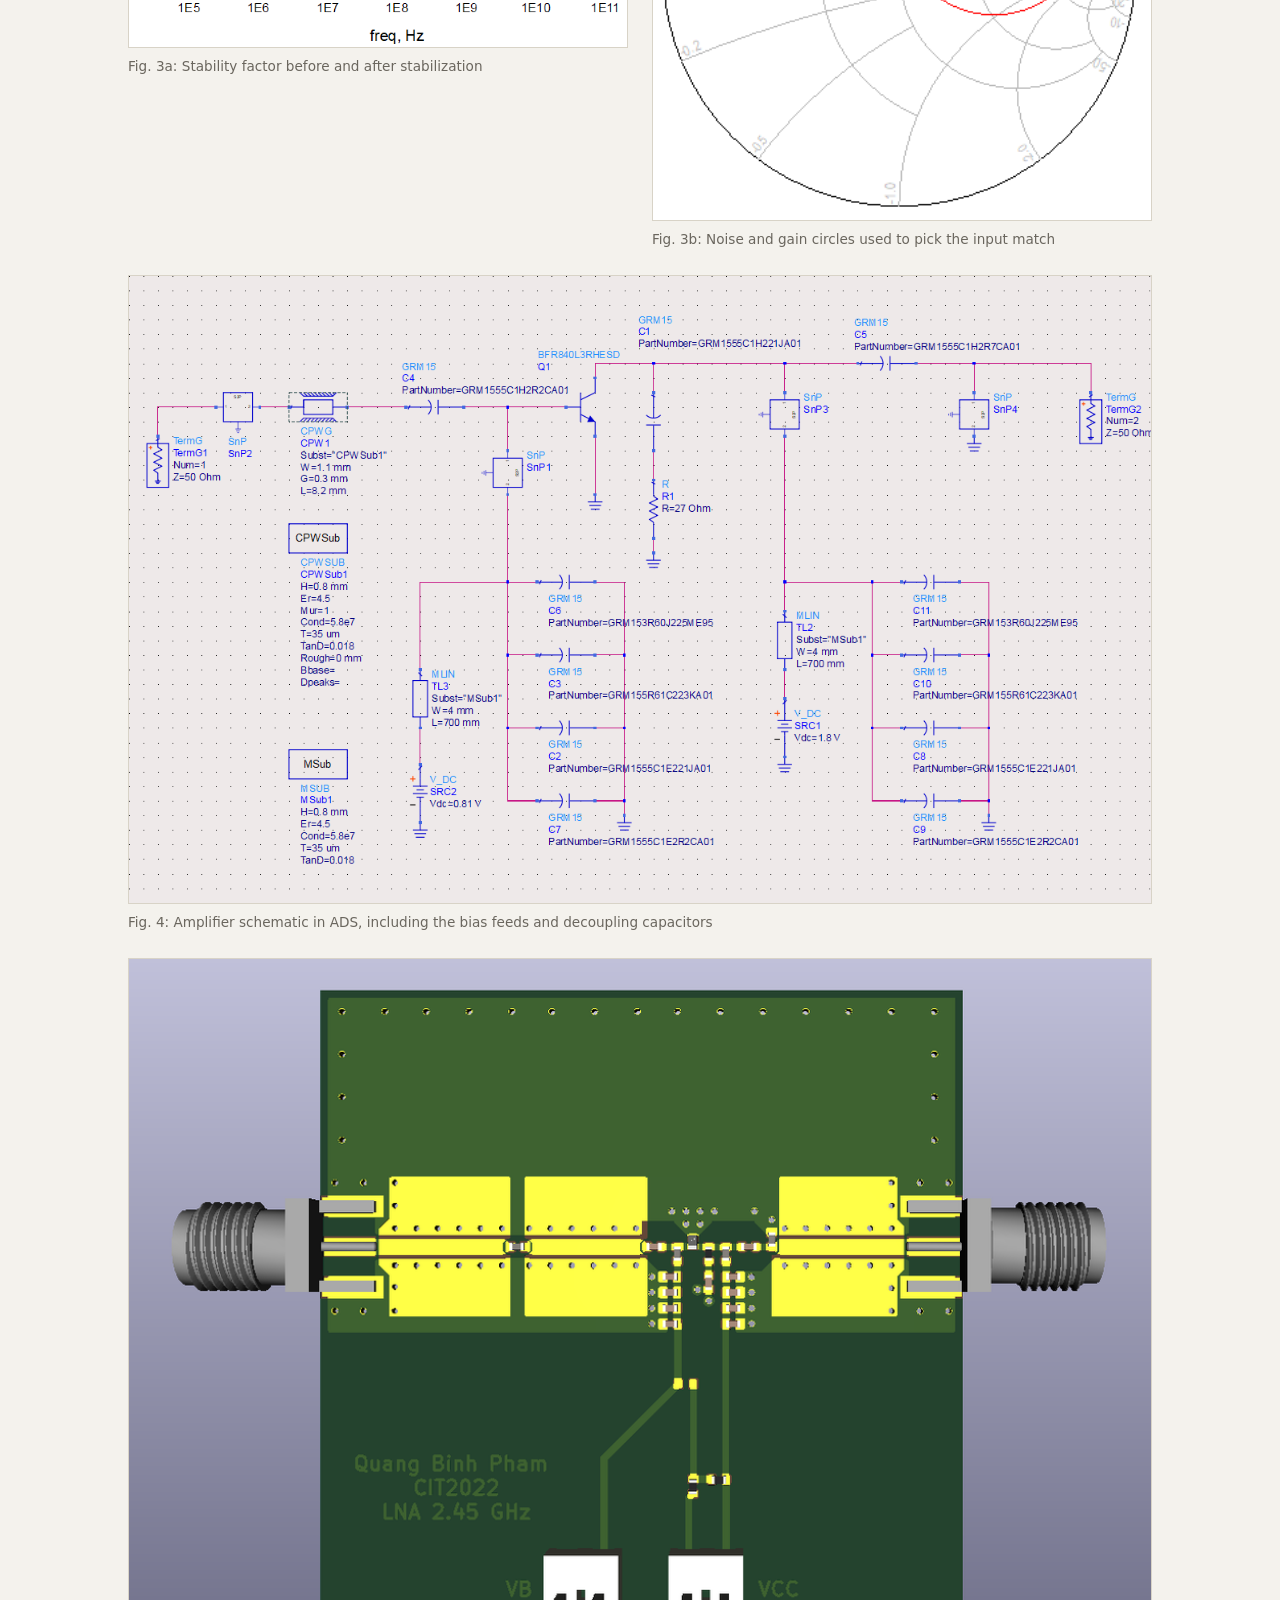
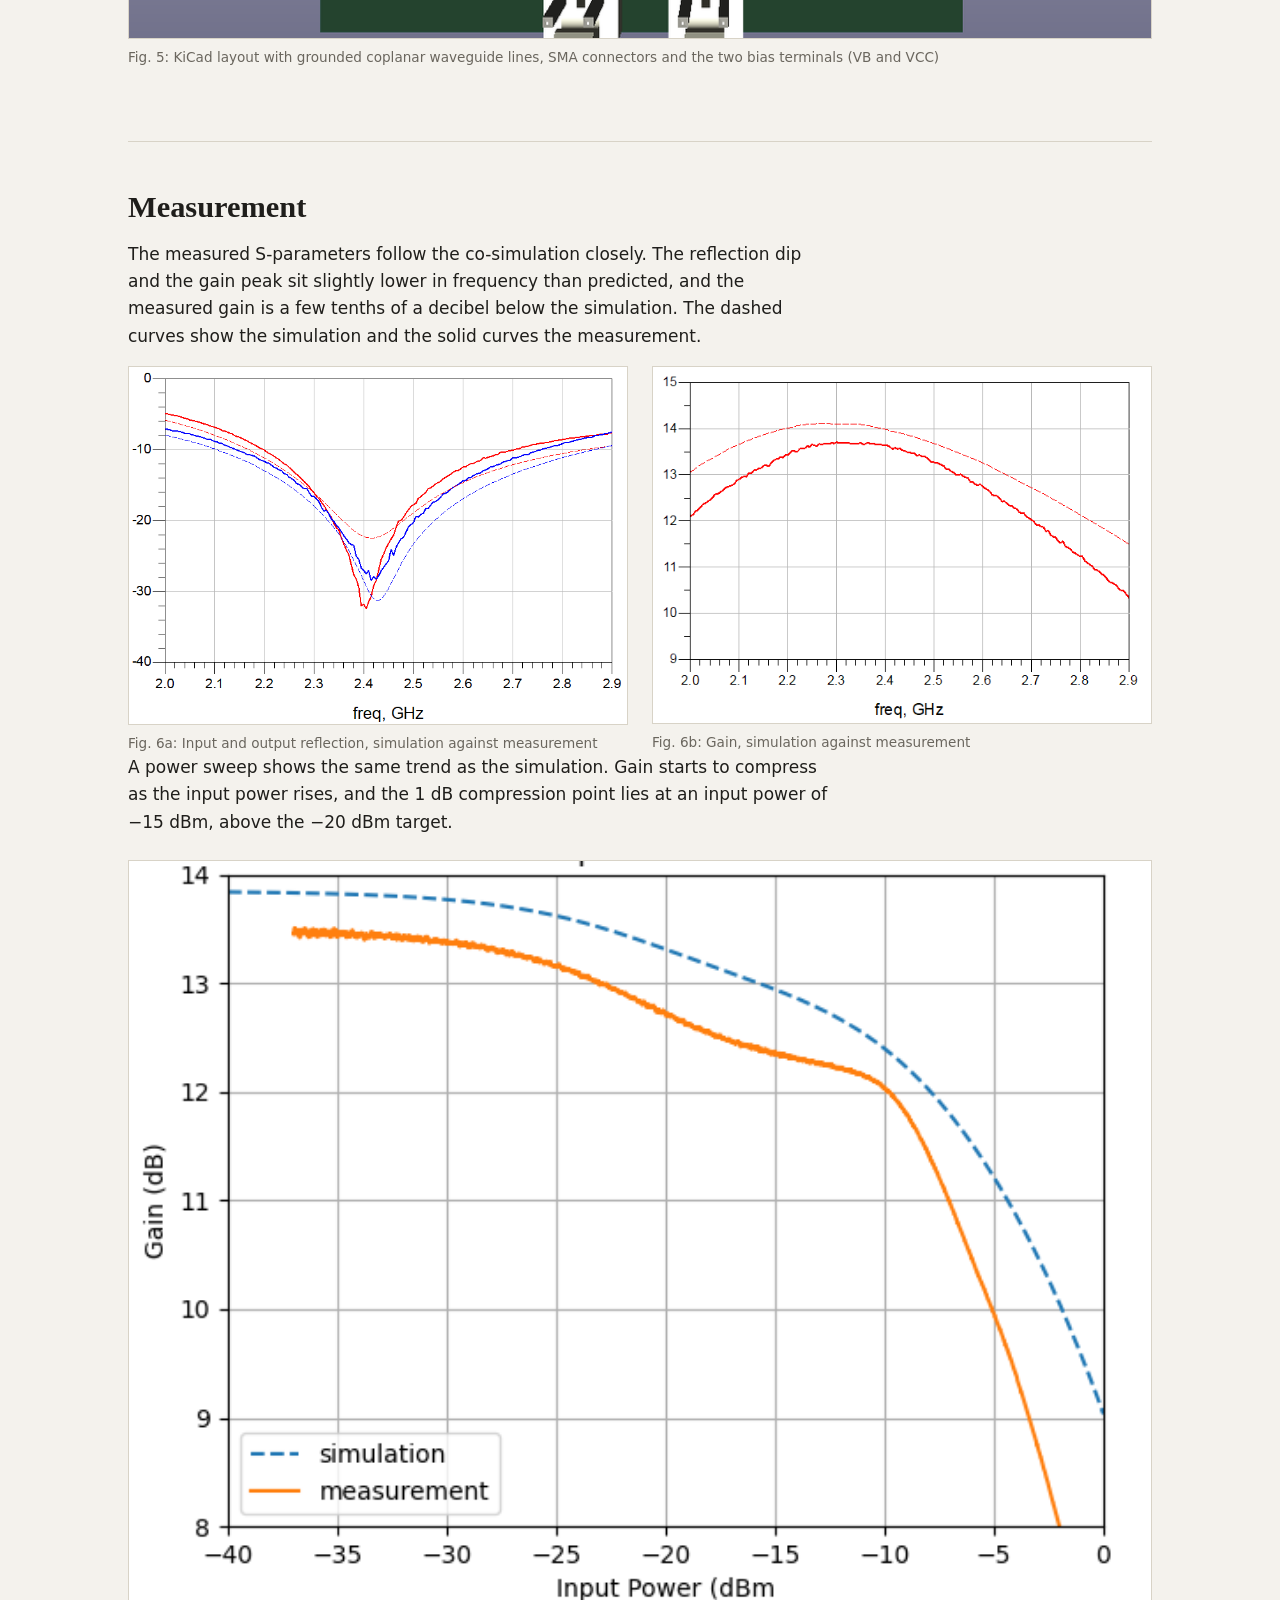
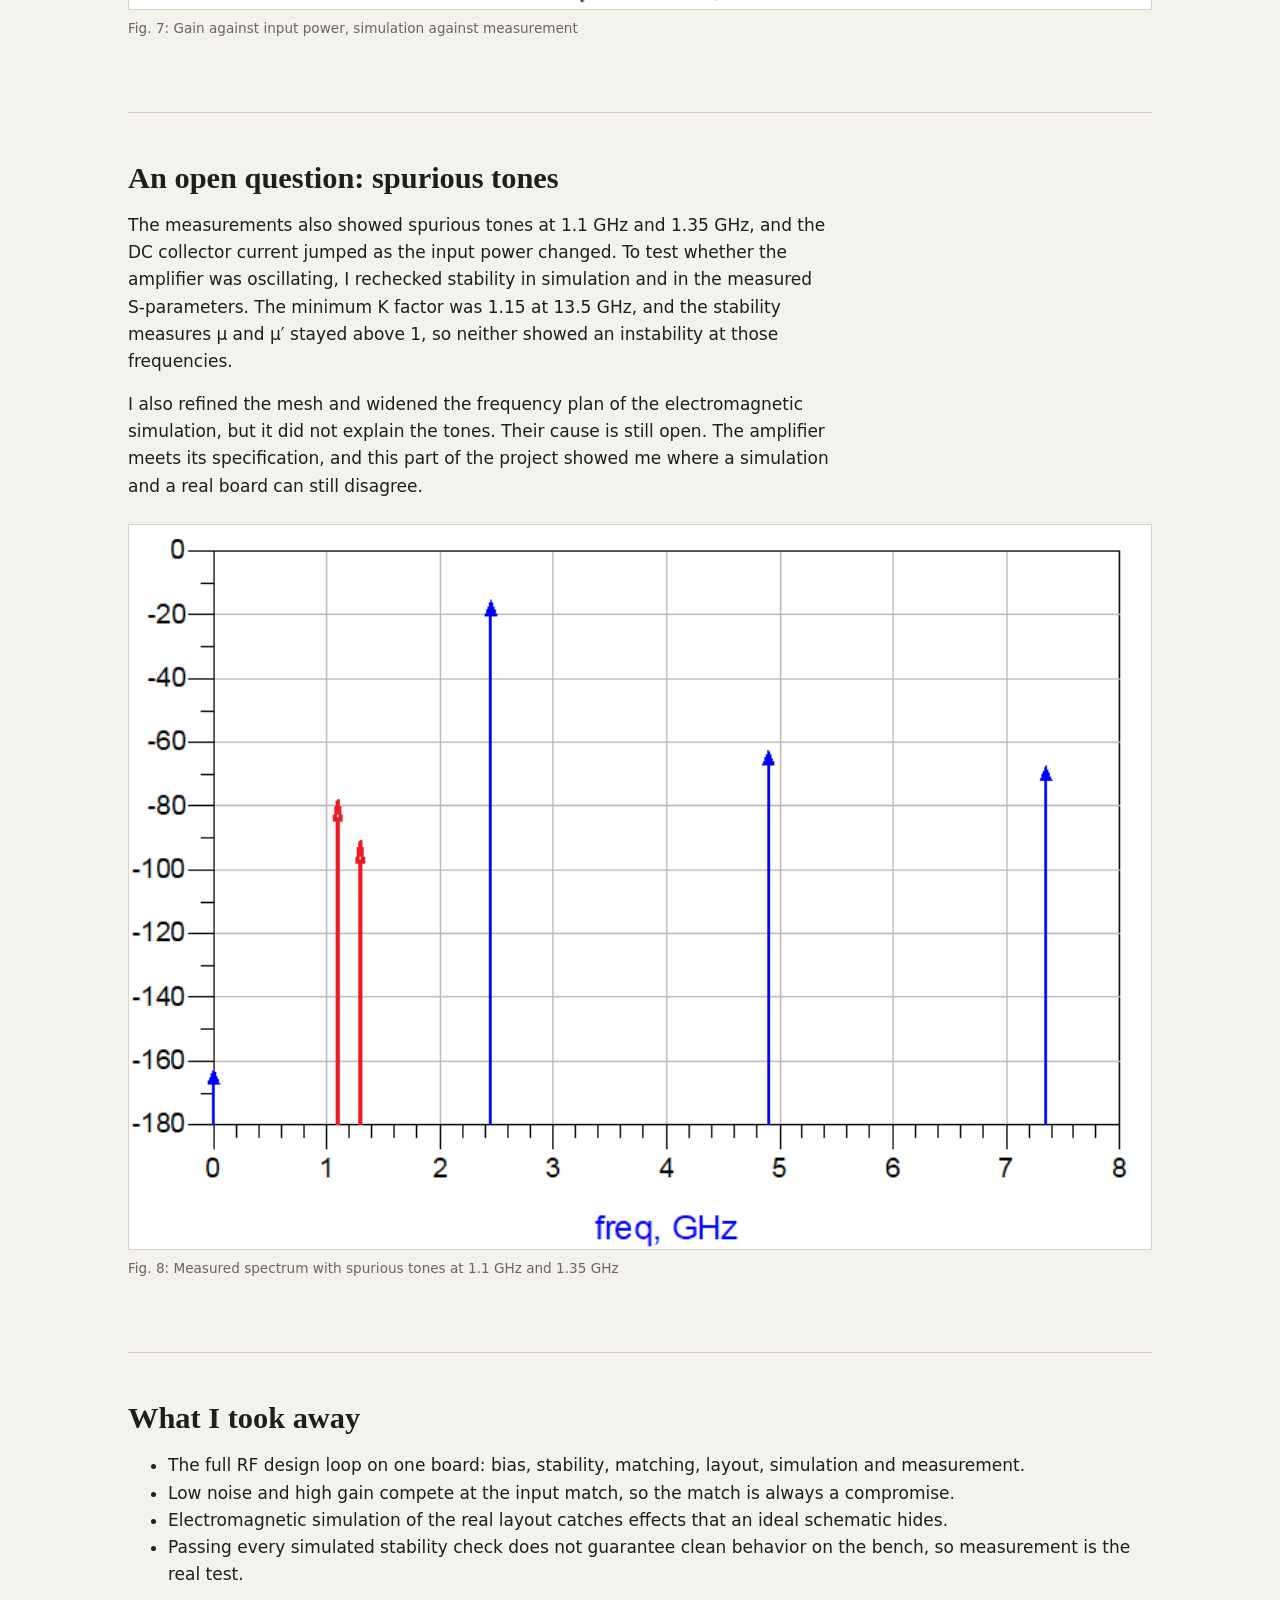
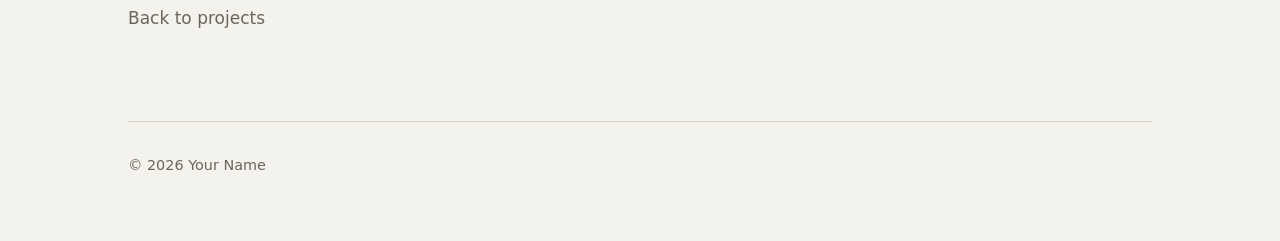
<file: projects/lna 2p45ghz.html>
<!DOCTYPE html>
<html lang="en">
<head>
  <meta charset="utf-8">
  <meta name="viewport" content="width=device-width, initial-scale=1">
  <title>2.45 GHz low-noise amplifier on FR4 — Your Name</title>
  <meta name="description" content="Design, simulation, layout, fabrication and measurement of a 2.45 GHz low-noise amplifier on an FR4 circuit board using ADS and KiCad.">
  <meta name="theme-color" content="#f4f2ed">
  <link rel="stylesheet" href="../style.css">
</head>

<body class="case">
  <a class="skip" href="#main">Skip to content</a>

  <header class="site-header">
    <a class="brand" href="../index.html">Your Name</a>
    <nav aria-label="Main">
      <a href="../index.html#experience">Experience</a>
      <a href="../index.html#education">Education</a>
      <a href="../index.html#projects">Projects</a>
      <a href="../index.html#contact">Contact</a>
    </nav>
  </header>

  <main id="main">

    <!-- ===== Title and key facts ===== -->
    <section class="hero">
      <div class="hero-text">
        <a class="back" href="../index.html#projects">Back to projects</a>
        <h1>2.45 GHz low-noise amplifier on FR4</h1>
        <p class="lead">
          I took a low-noise amplifier for the 2.4 GHz band from transistor biasing through
          electromagnetic simulation and PCB layout to a manufactured, measured board.
        </p>
        <dl class="facts">
          <div><dt>Context</dt><dd>Project High-Frequency Amplifier Design, Ulm University, summer semester 2022</dd></div>
          <div><dt>Transistor</dt><dd>Infineon BFR840L3RHESD</dd></div>
          <div><dt>Board</dt><dd>FR4, 0.8 mm, grounded coplanar waveguide feed lines</dd></div>
          <div><dt>Tools</dt><dd>Keysight ADS for circuit and EM simulation, KiCad for layout</dd></div>
          <div><dt>Result</dt><dd>Gain above 12 dB over 700 MHz, IP1dB of −15 dBm</dd></div>
        </dl>
      </div>

      <figure class="portrait">
        <img src="../assets/lna-board-photo.jpg" alt="Assembled red LNA circuit board with an SMA connector on each side and two bias terminals at the bottom">
        <figcaption>Fig. 1: The assembled amplifier board with SMA connectors for input and output</figcaption>
      </figure>
    </section>

    <!-- ===== Overview and requirements ===== -->
    <section id="overview">
      <h2>Goal and requirements</h2>
      <p>
        The task was to design and build an amplifier that boosts weak signals around 2.45 GHz
        while adding as little noise as possible, then check the real board against the simulation.
        The design followed a fixed order: bias, stabilization, matching, layout, simulation,
        fabrication and measurement.
      </p>
      <table>
        <thead>
          <tr><th>Requirement</th><td>Target</td><td>Result</td></tr>
        </thead>
        <tbody>
          <tr><th scope="row">Gain</th><td>&gt; 10 dB</td><td>&gt; 12 dB over 700 MHz (measured)</td></tr>
          <tr><th scope="row">Reflection</th><td>&lt; −10 dB</td><td>S11 below −10 dB over 500 MHz, S22 over 600 MHz (measured)</td></tr>
          <tr><th scope="row">Noise figure</th><td>&lt; 2 dB</td><td>About 1.3 dB at 2.45 GHz (simulated)</td></tr>
          <tr><th scope="row">Compression</th><td>&gt; −20 dBm</td><td>IP1dB of −15 dBm (measured)</td></tr>
        </tbody>
      </table>
    </section>

    <!-- ===== Design ===== -->
    <section id="design">
      <h2>Design</h2>
      <ol class="steps">
        <li>
          <div>
            <h3>Choose the bias point</h3>
            <p>Sweeping the base voltage showed the lowest minimum noise figure, 0.75 dB, at about 0.8 V. The collector voltage hardly changed noise or gain between 1.2 V and 3.6 V, so I set the base to 0.8 V and the collector to 1.8 V.</p>
          </div>
        </li>
        <li>
          <div>
            <h3>Stabilize the transistor</h3>
            <p>The transistor is fast (transition frequency of 70 GHz), so I checked stability over a very wide range. The bare device was potentially unstable from 33 MHz to 9 GHz. A resistive network on the collector, a 27 Ω resistor behind a capacitor, raised the stability factor K above 1.</p>
          </div>
        </li>
        <li>
          <div>
            <h3>Match input and output</h3>
            <p>Noise and gain want different source impedances, so the input match is a compromise: a minimum noise figure of 1.2 dB with a maximum available gain of 16.5 dB. The bias feeds join the matching networks, and each supply rail uses four capacitors in parallel (2.2 pF to 2.2 µF) to form an RF ground over a wide frequency range.</p>
          </div>
        </li>
        <li>
          <div>
            <h3>Lay out and simulate electromagnetically</h3>
            <p>I drew the board in KiCad and imported it into ADS, so the transmission lines, pads and vias were simulated electromagnetically and combined with the transistor and capacitor models in one co-simulation.</p>
          </div>
        </li>
        <li>
          <div>
            <h3>Fabricate and measure</h3>
            <p>The board was manufactured, assembled and measured for S-parameters and for gain versus input power.</p>
          </div>
        </li>
      </ol>

      <figure>
        <img src="../assets/lna-bias.png" alt="Minimum noise figure and maximum available gain against base voltage for collector voltages from 1.2 to 3.6 volts">
        <figcaption>Fig. 2: Minimum noise figure and maximum gain against base voltage for several collector voltages. The shaded band marks the low-noise region</figcaption>
      </figure>

      <div class="figure-row">
        <figure>
          <img src="../assets/lna-stability.png" alt="Stability factor K against frequency before and after adding the stabilization network">
          <figcaption>Fig. 3a: Stability factor before and after stabilization</figcaption>
        </figure>
        <figure>
          <img src="../assets/lna-matching.png" alt="Smith chart showing noise circles and gain circles for the input match">
          <figcaption>Fig. 3b: Noise and gain circles used to pick the input match</figcaption>
        </figure>
      </div>

      <figure>
        <img src="../assets/lna-schematic.png" alt="ADS schematic of the amplifier with input and output networks, the transistor, bias feeds and decoupling capacitors">
        <figcaption>Fig. 4: Amplifier schematic in ADS, including the bias feeds and decoupling capacitors</figcaption>
      </figure>

      <figure>
        <img src="../assets/lna-layout.png" alt="3D render of the PCB layout with coplanar lines, SMA connectors and bias terminals">
        <figcaption>Fig. 5: KiCad layout with grounded coplanar waveguide lines, SMA connectors and the two bias terminals (VB and VCC)</figcaption>
      </figure>
    </section>

    <!-- ===== Measurement ===== -->
    <section id="measurement">
      <h2>Measurement</h2>
      <p>
        The measured S-parameters follow the co-simulation closely. The reflection dip and the gain peak
        sit slightly lower in frequency than predicted, and the measured gain is a few tenths of a decibel
        below the simulation. The dashed curves show the simulation and the solid curves the measurement.
      </p>
      <div class="figure-row">
        <figure>
          <img src="../assets/lna-s11.png" alt="Measured and simulated input and output reflection coefficients against frequency, both dipping below −20 dB near 2.4 GHz">
          <figcaption>Fig. 6a: Input and output reflection, simulation against measurement</figcaption>
        </figure>
        <figure>
          <img src="../assets/lna-s21.png" alt="Measured and simulated gain against frequency, peaking above 13 dB">
          <figcaption>Fig. 6b: Gain, simulation against measurement</figcaption>
        </figure>
      </div>

      <p>
        A power sweep shows the same trend as the simulation. Gain starts to compress as the input power
        rises, and the 1 dB compression point lies at an input power of −15 dBm, above the −20 dBm target.
      </p>
      <figure>
        <img src="../assets/lna-power.png" alt="Gain against input power, measured and simulated, falling off above −20 dBm">
        <figcaption>Fig. 7: Gain against input power, simulation against measurement</figcaption>
      </figure>
    </section>

    <!-- ===== Open question ===== -->
    <section id="open-question">
      <h2>An open question: spurious tones</h2>
      <p>
        The measurements also showed spurious tones at 1.1 GHz and 1.35 GHz, and the DC collector current
        jumped as the input power changed. To test whether the amplifier was oscillating, I rechecked stability in
        simulation and in the measured S-parameters. The minimum K factor was 1.15 at 13.5 GHz, and the
        stability measures μ and μ′ stayed above 1, so neither showed an instability at those frequencies.
      </p>
      <p>
        I also refined the mesh and widened the frequency plan of the electromagnetic simulation, but it
        did not explain the tones. Their cause is still open. The amplifier meets its specification, and
        this part of the project showed me where a simulation and a real board can still disagree.
      </p>
      <figure>
        <img src="../assets/lna-spurs.png" alt="Measured spectrum with spurious tones near 1.1 and 1.35 gigahertz">
        <figcaption>Fig. 8: Measured spectrum with spurious tones at 1.1 GHz and 1.35 GHz</figcaption>
      </figure>
    </section>

    <!-- ===== Takeaways ===== -->
    <section id="takeaways">
      <h2>What I took away</h2>
      <ul>
        <li>The full RF design loop on one board: bias, stability, matching, layout, simulation and measurement.</li>
        <li>Low noise and high gain compete at the input match, so the match is always a compromise.</li>
        <li>Electromagnetic simulation of the real layout catches effects that an ideal schematic hides.</li>
        <li>Passing every simulated stability check does not guarantee clean behavior on the bench, so measurement is the real test.</li>
      </ul>
      <p><a class="back" href="../index.html#projects">Back to projects</a></p>
    </section>

  </main>

  <footer class="site-footer">
    <p>© 2026 Your Name</p>
  </footer>
</body>
</html>
</file>
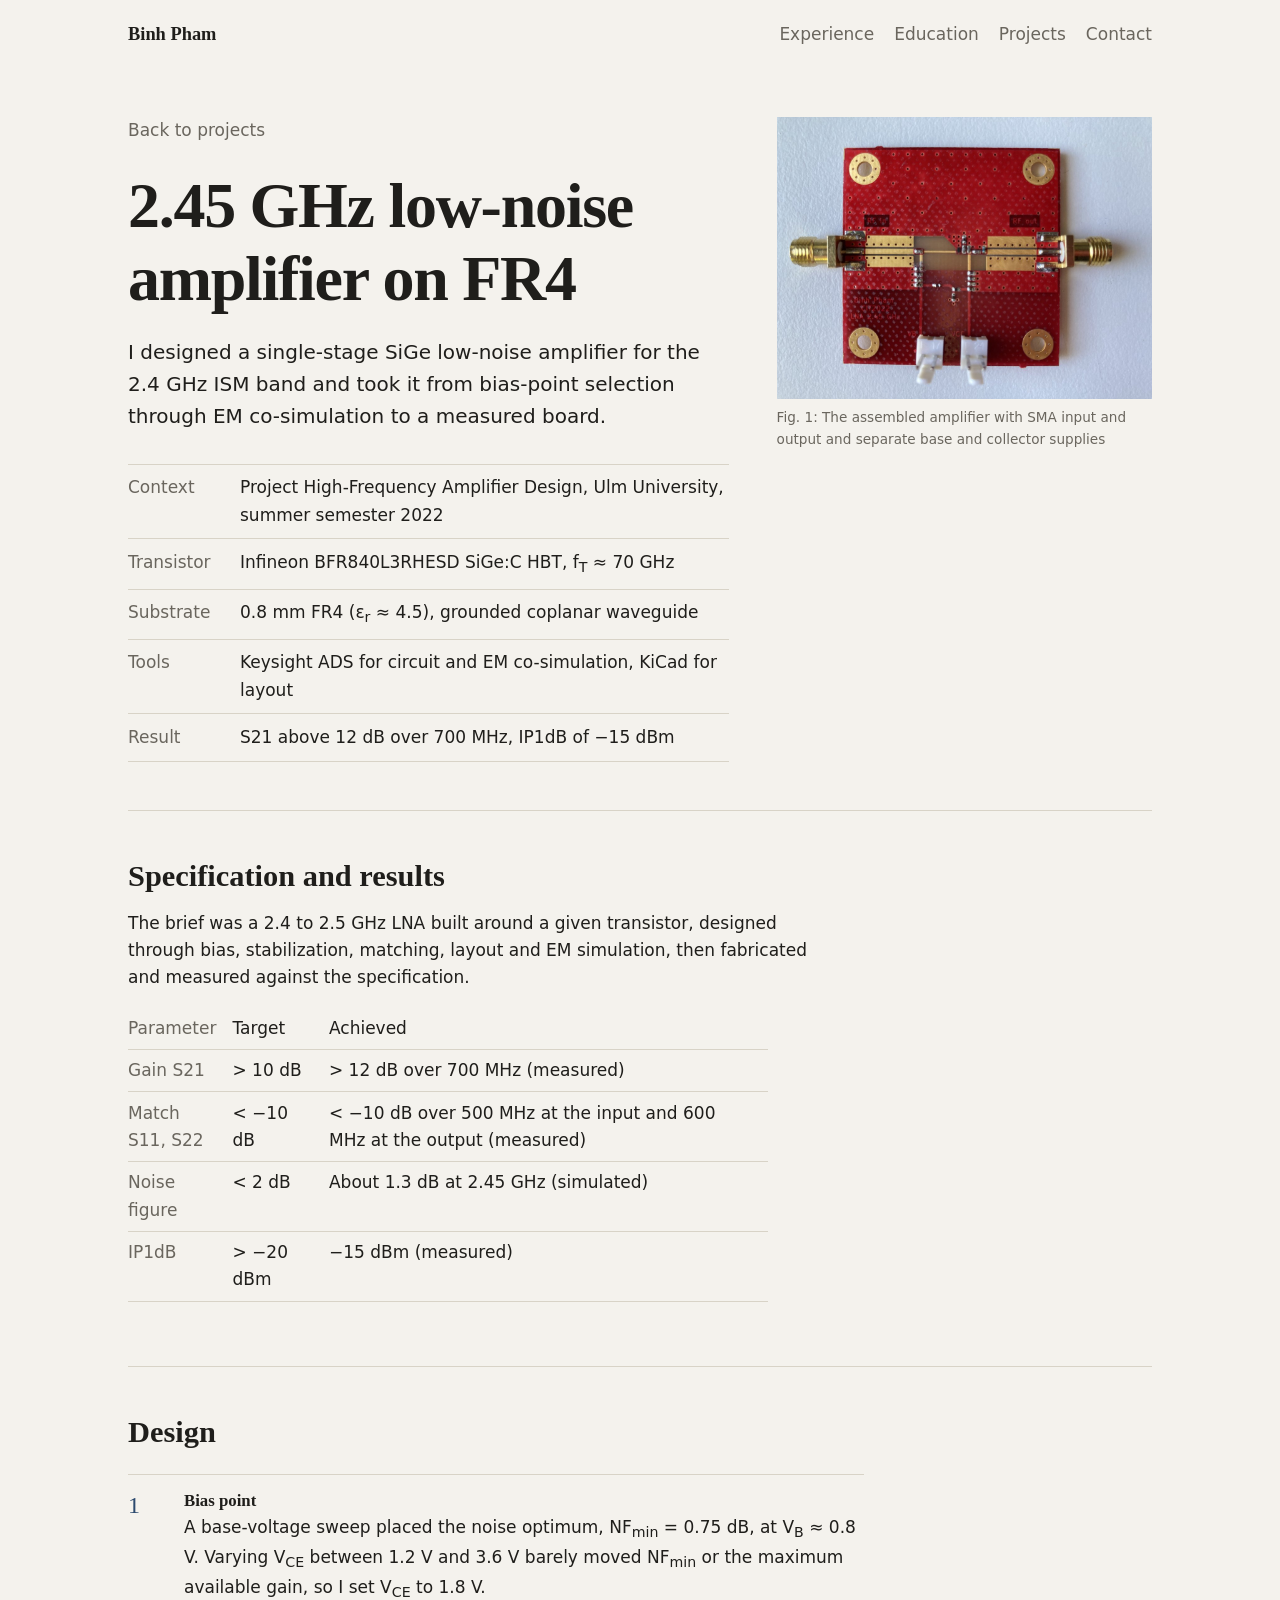
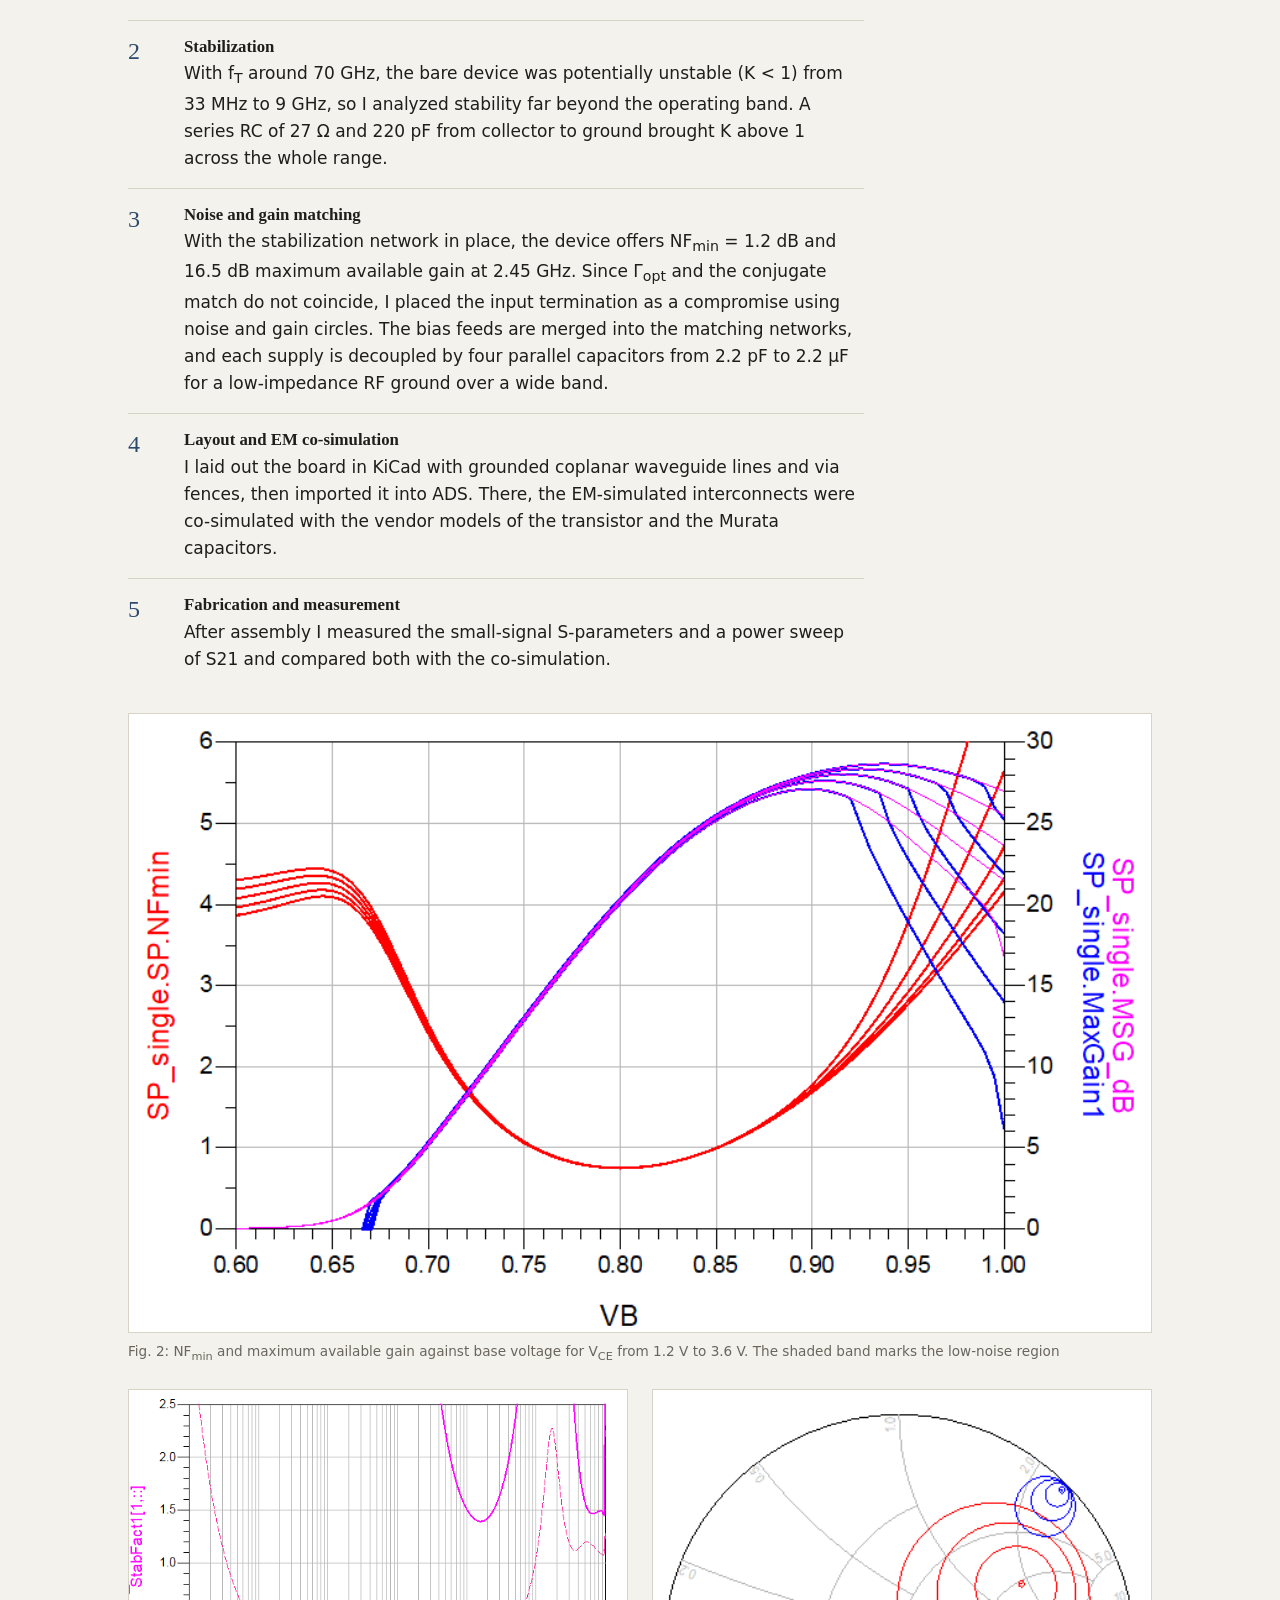
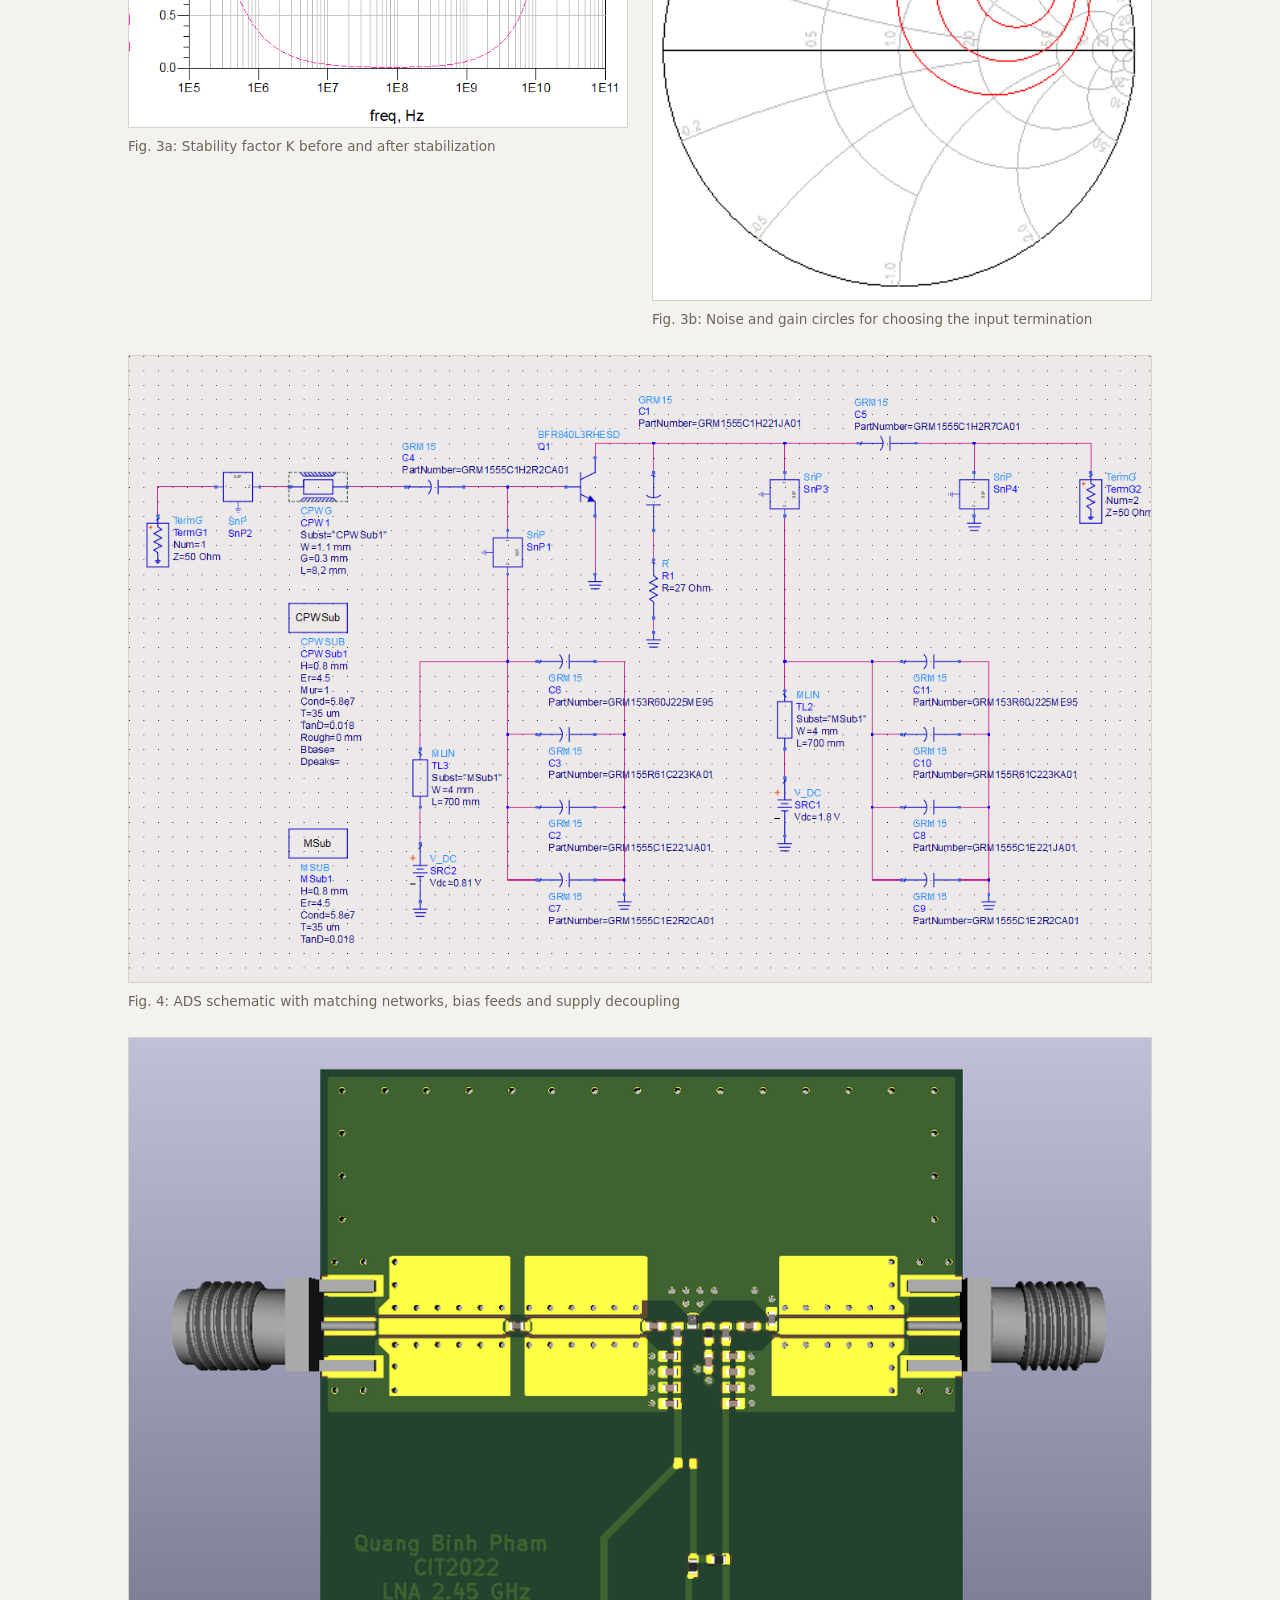
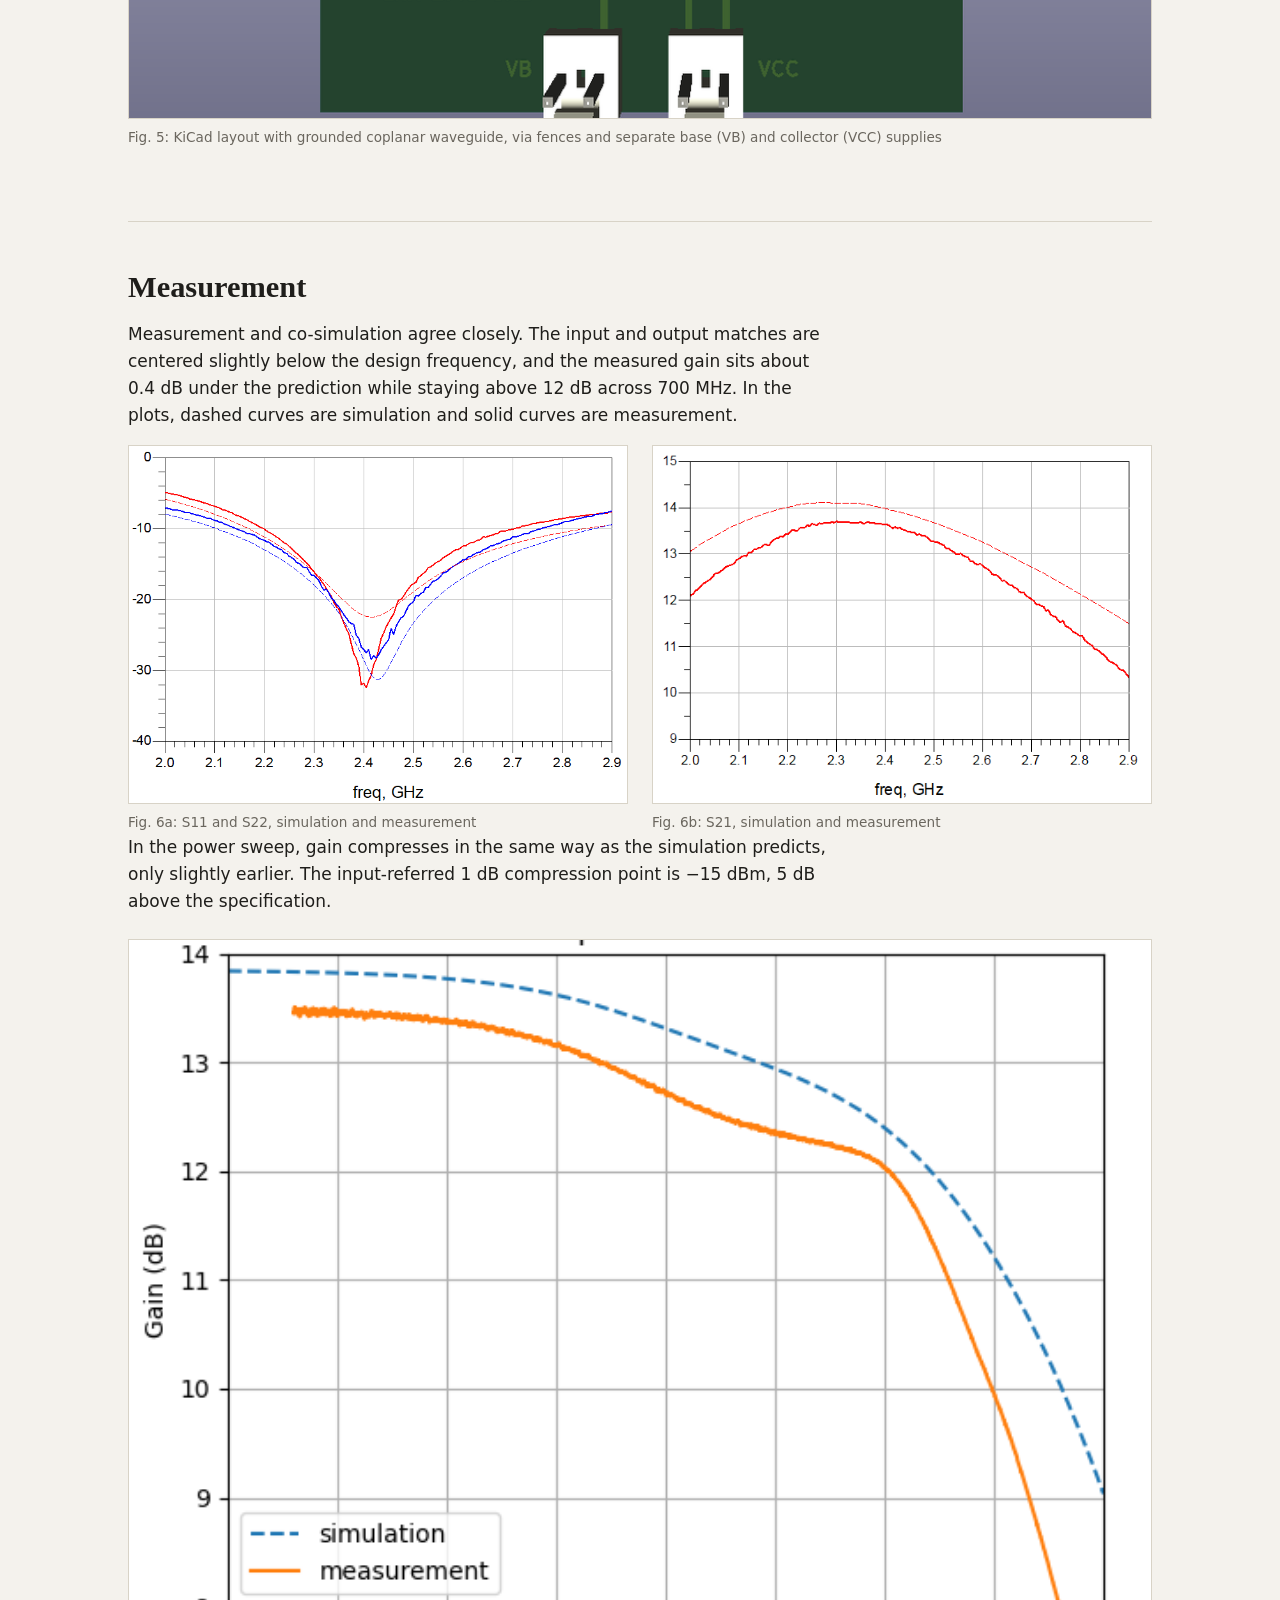
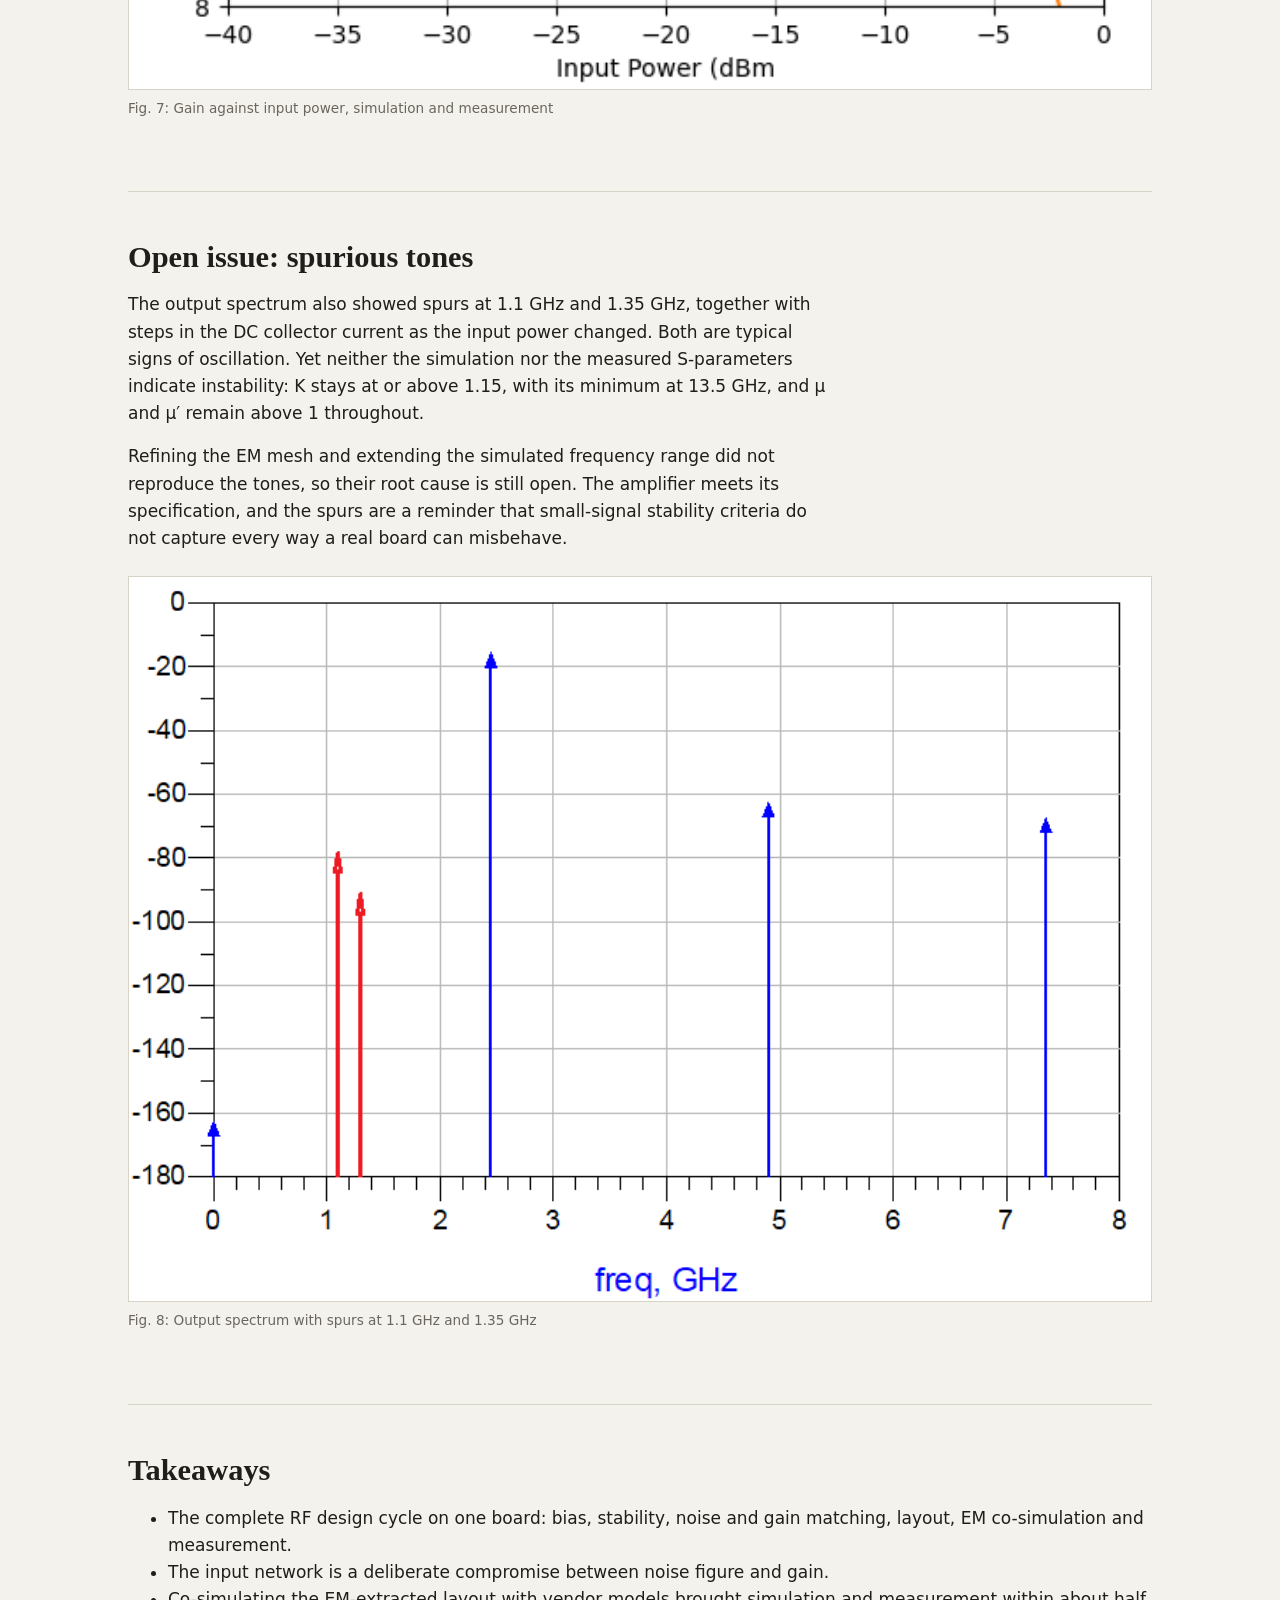
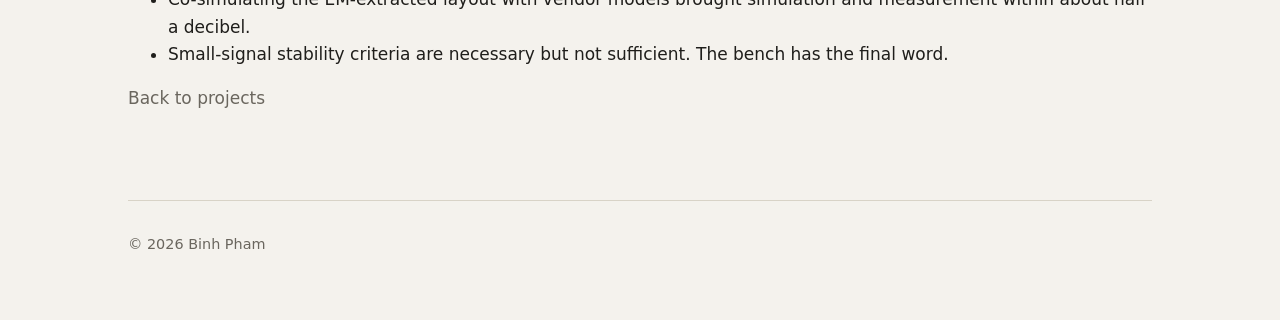
<file: projects/lna-2p45ghz.html>
<!DOCTYPE html>
<html lang="en">
<head>
  <meta charset="utf-8">
  <meta name="viewport" content="width=device-width, initial-scale=1">
  <title>2.45 GHz low-noise amplifier on FR4 — Binh Pham</title>
  <meta name="description" content="Single-stage 2.45 GHz SiGe low-noise amplifier on FR4: bias-point selection, stabilization, noise and gain matching, KiCad layout, ADS EM co-simulation and measurement.">
  <meta name="theme-color" content="#f4f2ed">
  <link rel="stylesheet" href="../style.css">
</head>

<body class="case">
  <a class="skip" href="#main">Skip to content</a>

  <header class="site-header">
    <a class="brand" href="../index.html">Binh Pham</a>
    <nav aria-label="Main">
      <a href="../index.html#experience">Experience</a>
      <a href="../index.html#education">Education</a>
      <a href="../index.html#projects">Projects</a>
      <a href="../index.html#contact">Contact</a>
    </nav>
  </header>

  <main id="main">

    <!-- ===== Title and key facts ===== -->
    <section class="hero">
      <div class="hero-text">
        <a class="back" href="../index.html#projects">Back to projects</a>
        <h1>2.45 GHz low-noise amplifier on FR4</h1>
        <p class="lead">
          I designed a single-stage SiGe low-noise amplifier for the 2.4 GHz ISM band and took it from
          bias-point selection through EM co-simulation to a measured board.
        </p>
        <dl class="facts">
          <div><dt>Context</dt><dd>Project High-Frequency Amplifier Design, Ulm University, summer semester 2022</dd></div>
          <div><dt>Transistor</dt><dd>Infineon BFR840L3RHESD SiGe:C HBT, f<sub>T</sub> ≈ 70 GHz</dd></div>
          <div><dt>Substrate</dt><dd>0.8 mm FR4 (ε<sub>r</sub> ≈ 4.5), grounded coplanar waveguide</dd></div>
          <div><dt>Tools</dt><dd>Keysight ADS for circuit and EM co-simulation, KiCad for layout</dd></div>
          <div><dt>Result</dt><dd>S21 above 12 dB over 700 MHz, IP1dB of −15 dBm</dd></div>
        </dl>
      </div>

      <figure class="portrait">
        <img src="../assets/lna-board-photo.jpg" alt="Assembled red LNA circuit board with an SMA connector on each side and two bias terminals at the bottom">
        <figcaption>Fig. 1: The assembled amplifier with SMA input and output and separate base and collector supplies</figcaption>
      </figure>
    </section>

    <!-- ===== Specification ===== -->
    <section id="overview">
      <h2>Specification and results</h2>
      <p>
        The brief was a 2.4 to 2.5 GHz LNA built around a given transistor, designed through bias,
        stabilization, matching, layout and EM simulation, then fabricated and measured against the
        specification.
      </p>
      <table>
        <thead>
          <tr><th>Parameter</th><td>Target</td><td>Achieved</td></tr>
        </thead>
        <tbody>
          <tr><th scope="row">Gain S21</th><td>&gt; 10 dB</td><td>&gt; 12 dB over 700 MHz (measured)</td></tr>
          <tr><th scope="row">Match S11, S22</th><td>&lt; −10 dB</td><td>&lt; −10 dB over 500 MHz at the input and 600 MHz at the output (measured)</td></tr>
          <tr><th scope="row">Noise figure</th><td>&lt; 2 dB</td><td>About 1.3 dB at 2.45 GHz (simulated)</td></tr>
          <tr><th scope="row">IP1dB</th><td>&gt; −20 dBm</td><td>−15 dBm (measured)</td></tr>
        </tbody>
      </table>
    </section>

    <!-- ===== Design ===== -->
    <section id="design">
      <h2>Design</h2>
      <ol class="steps">
        <li>
          <div>
            <h3>Bias point</h3>
            <p>A base-voltage sweep placed the noise optimum, NF<sub>min</sub> = 0.75 dB, at V<sub>B</sub> ≈ 0.8 V. Varying V<sub>CE</sub> between 1.2 V and 3.6 V barely moved NF<sub>min</sub> or the maximum available gain, so I set V<sub>CE</sub> to 1.8 V.</p>
          </div>
        </li>
        <li>
          <div>
            <h3>Stabilization</h3>
            <p>With f<sub>T</sub> around 70 GHz, the bare device was potentially unstable (K &lt; 1) from 33 MHz to 9 GHz, so I analyzed stability far beyond the operating band. A series RC of 27 Ω and 220 pF from collector to ground brought K above 1 across the whole range.</p>
          </div>
        </li>
        <li>
          <div>
            <h3>Noise and gain matching</h3>
            <p>With the stabilization network in place, the device offers NF<sub>min</sub> = 1.2 dB and 16.5 dB maximum available gain at 2.45 GHz. Since Γ<sub>opt</sub> and the conjugate match do not coincide, I placed the input termination as a compromise using noise and gain circles. The bias feeds are merged into the matching networks, and each supply is decoupled by four parallel capacitors from 2.2 pF to 2.2 µF for a low-impedance RF ground over a wide band.</p>
          </div>
        </li>
        <li>
          <div>
            <h3>Layout and EM co-simulation</h3>
            <p>I laid out the board in KiCad with grounded coplanar waveguide lines and via fences, then imported it into ADS. There, the EM-simulated interconnects were co-simulated with the vendor models of the transistor and the Murata capacitors.</p>
          </div>
        </li>
        <li>
          <div>
            <h3>Fabrication and measurement</h3>
            <p>After assembly I measured the small-signal S-parameters and a power sweep of S21 and compared both with the co-simulation.</p>
          </div>
        </li>
      </ol>

      <figure>
        <img src="../assets/lna-bias.png" alt="Minimum noise figure and maximum available gain against base voltage for collector voltages from 1.2 to 3.6 volts">
        <figcaption>Fig. 2: NF<sub>min</sub> and maximum available gain against base voltage for V<sub>CE</sub> from 1.2 V to 3.6 V. The shaded band marks the low-noise region</figcaption>
      </figure>

      <div class="figure-row">
        <figure>
          <img src="../assets/lna-stability.png" alt="Stability factor K against frequency before and after adding the stabilization network">
          <figcaption>Fig. 3a: Stability factor K before and after stabilization</figcaption>
        </figure>
        <figure>
          <img src="../assets/lna-matching.png" alt="Smith chart showing noise circles and gain circles for the input match">
          <figcaption>Fig. 3b: Noise and gain circles for choosing the input termination</figcaption>
        </figure>
      </div>

      <figure>
        <img src="../assets/lna-schematic.png" alt="ADS schematic of the amplifier with input and output networks, the transistor, bias feeds and decoupling capacitors">
        <figcaption>Fig. 4: ADS schematic with matching networks, bias feeds and supply decoupling</figcaption>
      </figure>

      <figure>
        <img src="../assets/lna-layout.png" alt="3D render of the PCB layout with coplanar lines, via fences, SMA connectors and bias terminals">
        <figcaption>Fig. 5: KiCad layout with grounded coplanar waveguide, via fences and separate base (VB) and collector (VCC) supplies</figcaption>
      </figure>
    </section>

    <!-- ===== Measurement ===== -->
    <section id="measurement">
      <h2>Measurement</h2>
      <p>
        Measurement and co-simulation agree closely. The input and output matches are centered slightly below
        the design frequency, and the measured gain sits about 0.4 dB under the prediction while staying above
        12 dB across 700 MHz. In the plots, dashed curves are simulation and solid curves are measurement.
      </p>
      <div class="figure-row">
        <figure>
          <img src="../assets/lna-s11.png" alt="Measured and simulated input and output reflection coefficients against frequency, both dipping below −20 dB near 2.4 GHz">
          <figcaption>Fig. 6a: S11 and S22, simulation and measurement</figcaption>
        </figure>
        <figure>
          <img src="../assets/lna-s21.png" alt="Measured and simulated gain against frequency, peaking near 14 dB">
          <figcaption>Fig. 6b: S21, simulation and measurement</figcaption>
        </figure>
      </div>

      <p>
        In the power sweep, gain compresses in the same way as the simulation predicts, only slightly earlier.
        The input-referred 1 dB compression point is −15 dBm, 5 dB above the specification.
      </p>
      <figure>
        <img src="../assets/lna-power.png" alt="Gain against input power, measured and simulated, compressing above −20 dBm">
        <figcaption>Fig. 7: Gain against input power, simulation and measurement</figcaption>
      </figure>
    </section>

    <!-- ===== Open question ===== -->
    <section id="open-question">
      <h2>Open issue: spurious tones</h2>
      <p>
        The output spectrum also showed spurs at 1.1 GHz and 1.35 GHz, together with steps in the DC collector
        current as the input power changed. Both are typical signs of oscillation. Yet neither the simulation
        nor the measured S-parameters indicate instability: K stays at or above 1.15, with its minimum at
        13.5 GHz, and μ and μ′ remain above 1 throughout.
      </p>
      <p>
        Refining the EM mesh and extending the simulated frequency range did not reproduce the tones, so
        their root cause is still open. The amplifier meets its specification, and the spurs are a reminder
        that small-signal stability criteria do not capture every way a real board can misbehave.
      </p>
      <figure>
        <img src="../assets/lna-spurs.png" alt="Measured spectrum with spurious tones near 1.1 and 1.35 gigahertz">
        <figcaption>Fig. 8: Output spectrum with spurs at 1.1 GHz and 1.35 GHz</figcaption>
      </figure>
    </section>

    <!-- ===== Takeaways ===== -->
    <section id="takeaways">
      <h2>Takeaways</h2>
      <ul>
        <li>The complete RF design cycle on one board: bias, stability, noise and gain matching, layout, EM co-simulation and measurement.</li>
        <li>The input network is a deliberate compromise between noise figure and gain.</li>
        <li>Co-simulating the EM-extracted layout with vendor models brought simulation and measurement within about half a decibel.</li>
        <li>Small-signal stability criteria are necessary but not sufficient. The bench has the final word.</li>
      </ul>
      <p><a class="back" href="../index.html#projects">Back to projects</a></p>
    </section>

  </main>

  <footer class="site-footer">
    <p>© 2026 Binh Pham</p>
  </footer>
</body>
</html>
</file>
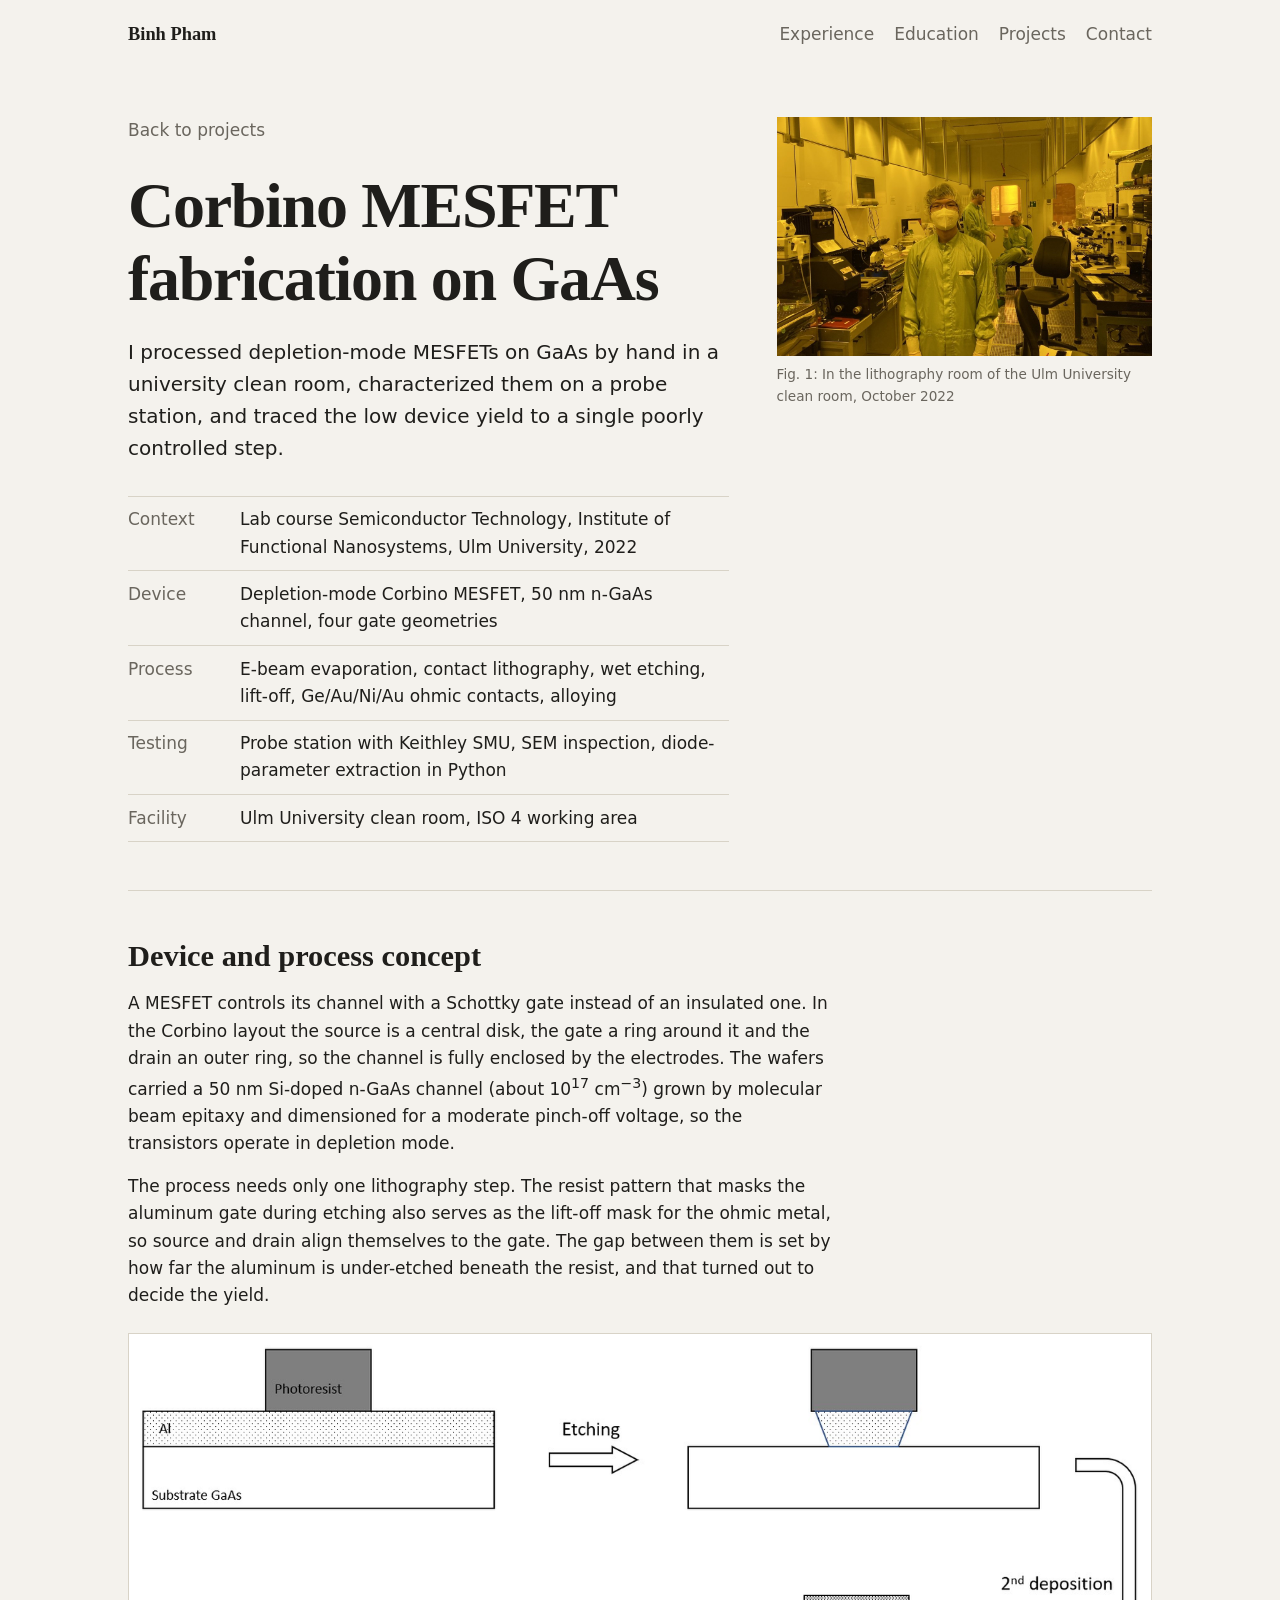
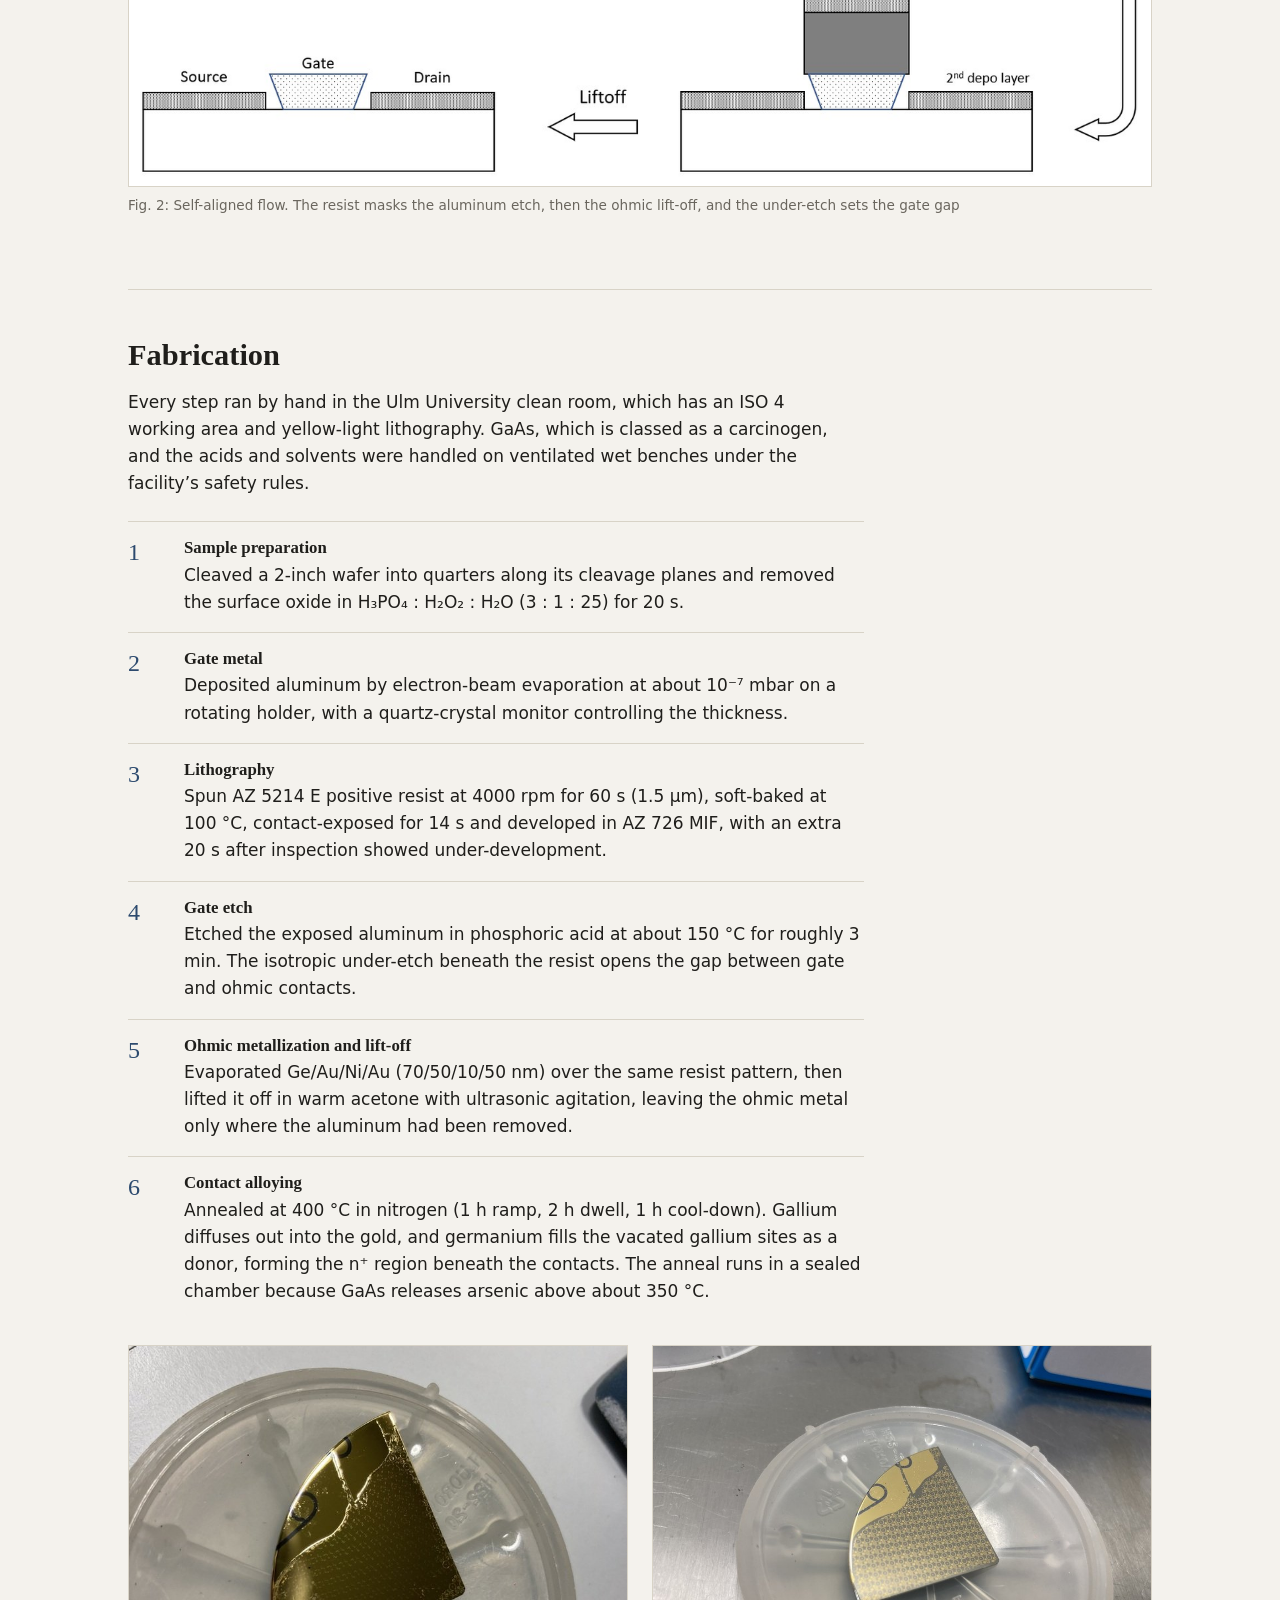
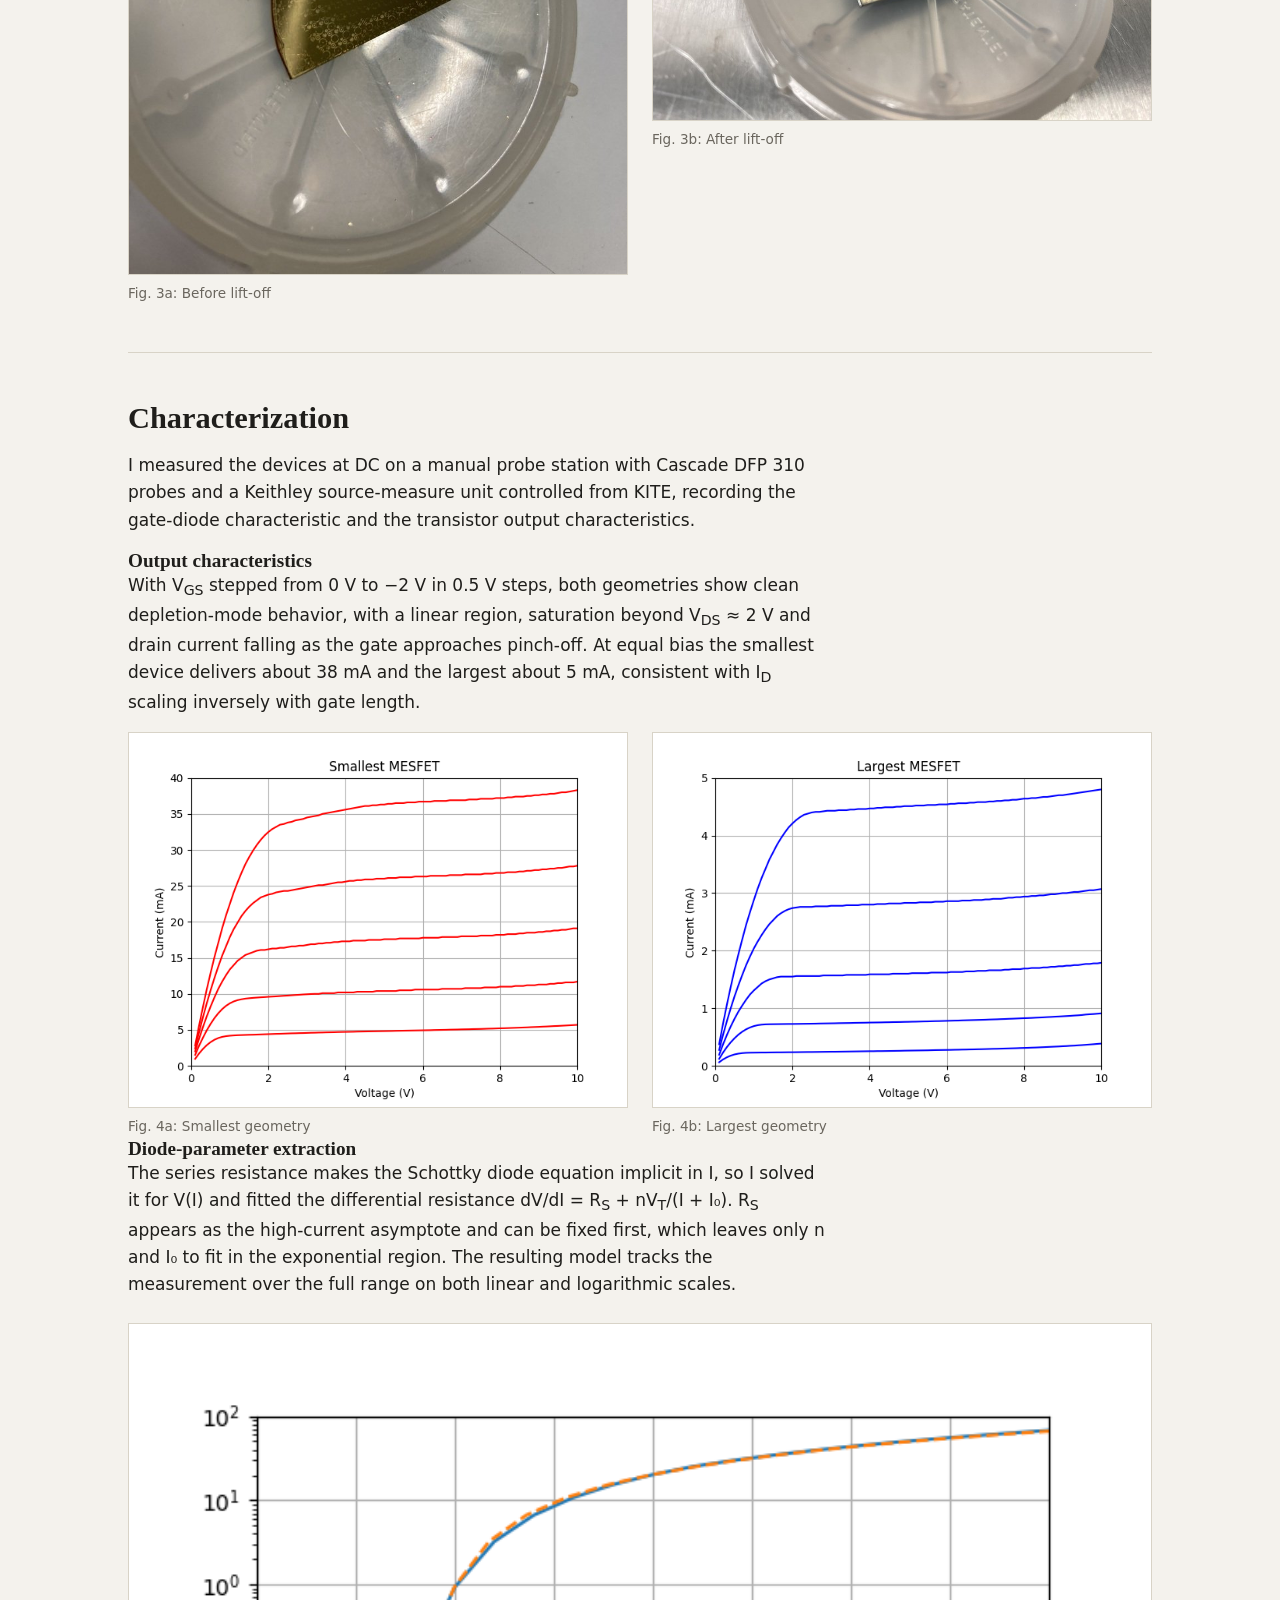
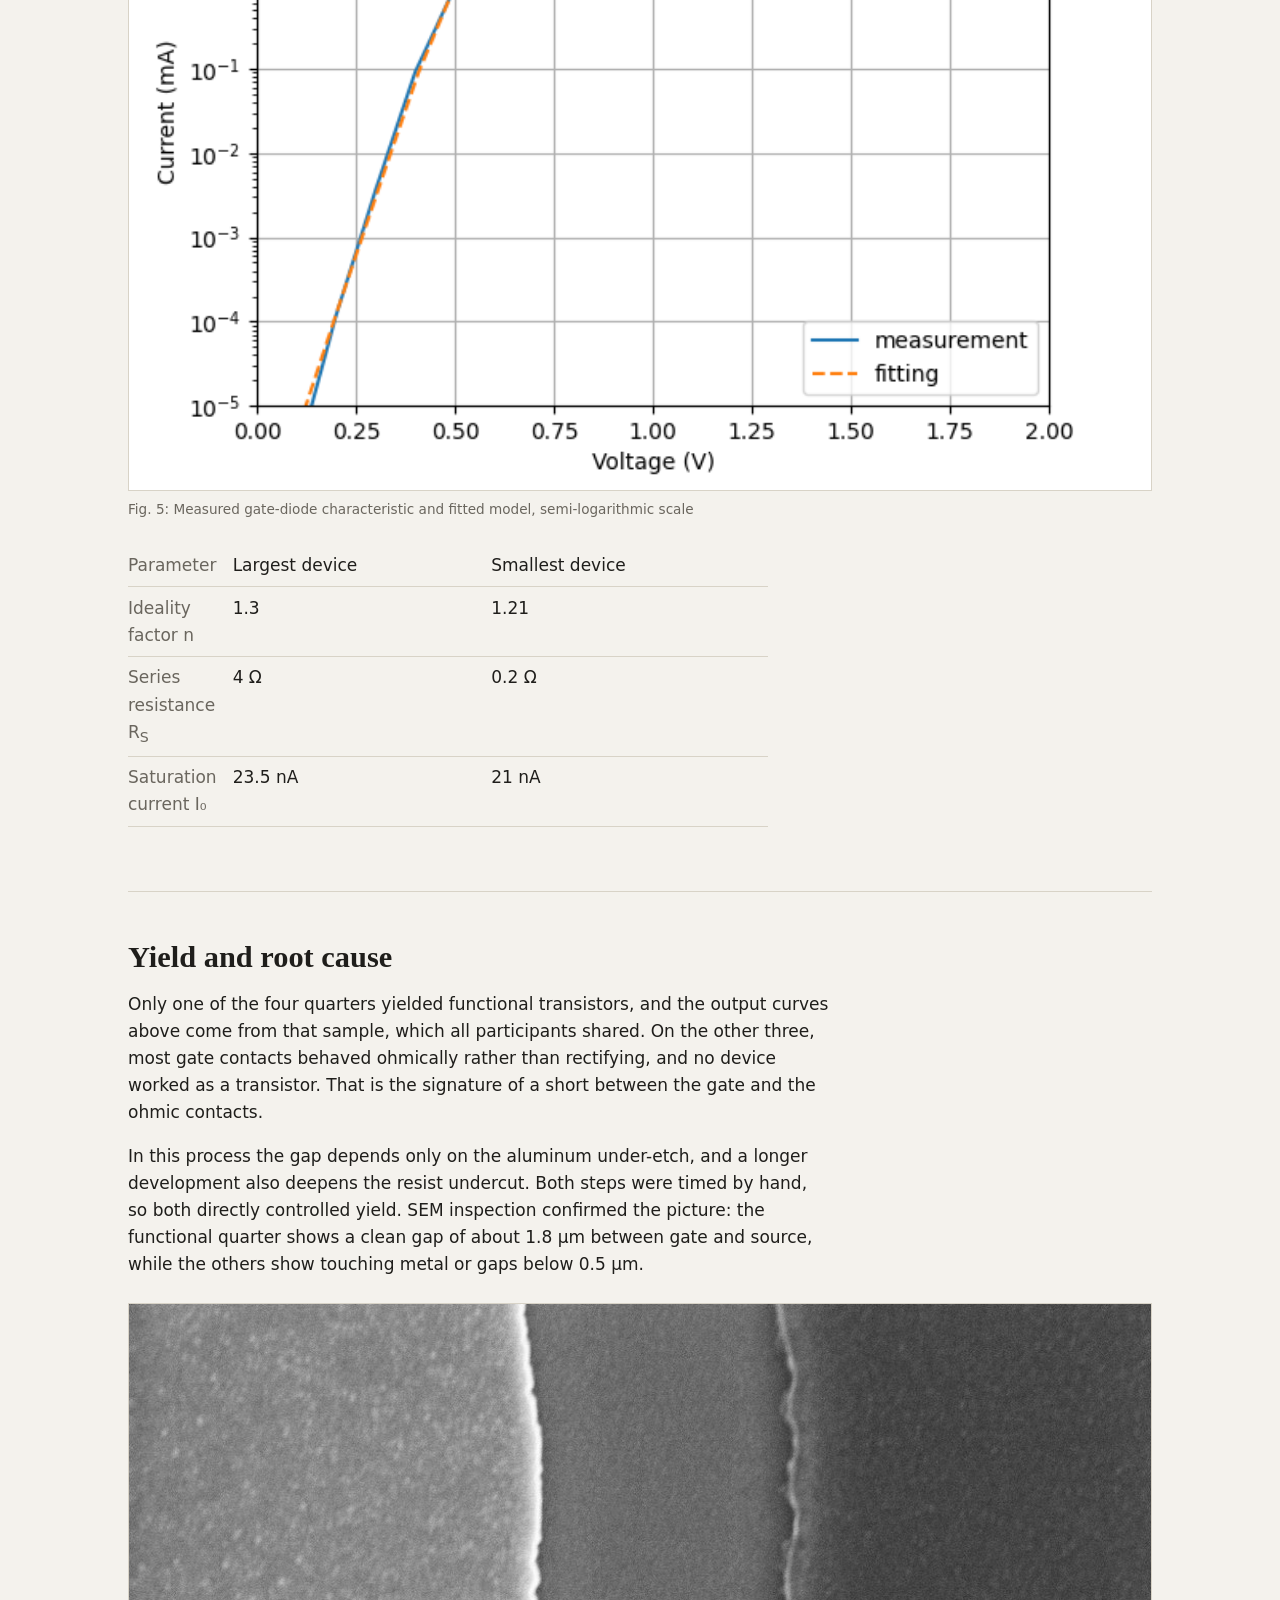
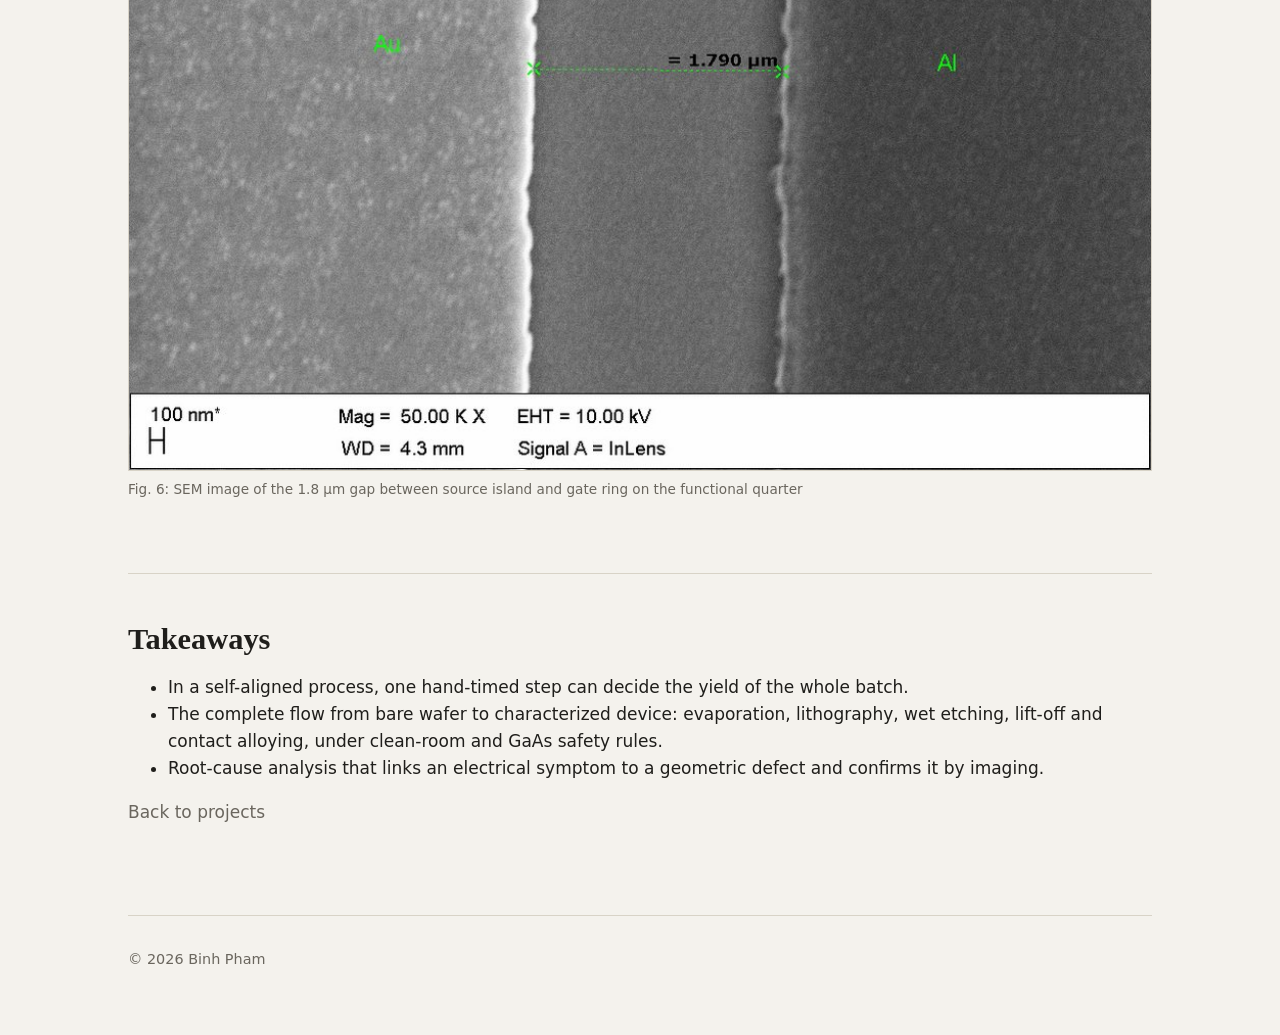
<file: projects/semiconductor-lab.html>
<!DOCTYPE html>
<html lang="en">
<head>
  <meta charset="utf-8">
  <meta name="viewport" content="width=device-width, initial-scale=1">
  <title>Corbino MESFET fabrication on GaAs — Binh Pham</title>
  <meta name="description" content="Clean-room fabrication of depletion-mode Corbino MESFETs on GaAs with a self-aligned single-mask process, DC characterization, diode-parameter extraction and root-cause analysis of the device yield.">
  <meta name="theme-color" content="#f4f2ed">
  <!-- The page lives in the projects/ folder, so ".." means "go up one folder". -->
  <link rel="stylesheet" href="../style.css">
</head>

<body class="case">
  <a class="skip" href="#main">Skip to content</a>

  <header class="site-header">
    <a class="brand" href="../index.html">Binh Pham</a>
    <nav aria-label="Main">
      <a href="../index.html#experience">Experience</a>
      <a href="../index.html#education">Education</a>
      <a href="../index.html#projects">Projects</a>
      <a href="../index.html#contact">Contact</a>
    </nav>
  </header>

  <main id="main">

    <!-- ===== Title and key facts ===== -->
    <section class="hero">
      <div class="hero-text">
        <a class="back" href="../index.html#projects">Back to projects</a>
        <h1>Corbino MESFET fabrication on GaAs</h1>
        <p class="lead">
          I processed depletion-mode MESFETs on GaAs by hand in a university clean room, characterized
          them on a probe station, and traced the low device yield to a single poorly controlled step.
        </p>
        <dl class="facts">
          <div><dt>Context</dt><dd>Lab course Semiconductor Technology, Institute of Functional Nanosystems, Ulm University, 2022</dd></div>
          <div><dt>Device</dt><dd>Depletion-mode Corbino MESFET, 50 nm n-GaAs channel, four gate geometries</dd></div>
          <div><dt>Process</dt><dd>E-beam evaporation, contact lithography, wet etching, lift-off, Ge/Au/Ni/Au ohmic contacts, alloying</dd></div>
          <div><dt>Testing</dt><dd>Probe station with Keithley SMU, SEM inspection, diode-parameter extraction in Python</dd></div>
          <div><dt>Facility</dt><dd>Ulm University clean room, ISO 4 working area</dd></div>
        </dl>
      </div>

      <figure class="portrait">
        <img src="../assets/lab-cleanroom.jpg" alt="Me in clean-room gear inside the yellow-lit lithography room">
        <figcaption>Fig. 1: In the lithography room of the Ulm University clean room, October 2022</figcaption>
      </figure>
    </section>

    <!-- ===== Device and process concept ===== -->
    <section id="overview">
      <h2>Device and process concept</h2>
      <p>
        A MESFET controls its channel with a Schottky gate instead of an insulated one. In the Corbino
        layout the source is a central disk, the gate a ring around it and the drain an outer ring, so the
        channel is fully enclosed by the electrodes. The wafers carried a 50 nm Si-doped n-GaAs channel
        (about 10<sup>17</sup> cm<sup>−3</sup>) grown by molecular beam epitaxy and dimensioned for a moderate
        pinch-off voltage, so the transistors operate in depletion mode.
      </p>
      <p>
        The process needs only one lithography step. The resist pattern that masks the aluminum gate
        during etching also serves as the lift-off mask for the ohmic metal, so source and drain align
        themselves to the gate. The gap between them is set by how far the aluminum is under-etched
        beneath the resist, and that turned out to decide the yield.
      </p>
      <figure>
        <img src="../assets/lab-process.png" alt="Four-step cross-section: aluminum etched under the resist, ohmic metal deposited over the resist, lift-off, finished source, gate and drain">
        <figcaption>Fig. 2: Self-aligned flow. The resist masks the aluminum etch, then the ohmic lift-off, and the under-etch sets the gate gap</figcaption>
      </figure>
    </section>

    <!-- ===== Fabrication ===== -->
    <section id="fabrication">
      <h2>Fabrication</h2>
      <p>
        Every step ran by hand in the Ulm University clean room, which has an ISO 4 working area and
        yellow-light lithography. GaAs, which is classed as a carcinogen, and the acids and solvents were
        handled on ventilated wet benches under the facility’s safety rules.
      </p>
      <!-- <ol> = ordered list. The CSS turns the items into numbered steps. -->
      <ol class="steps">
        <li>
          <div>
            <h3>Sample preparation</h3>
            <p>Cleaved a 2-inch wafer into quarters along its cleavage planes and removed the surface oxide in H₃PO₄ : H₂O₂ : H₂O (3 : 1 : 25) for 20 s.</p>
          </div>
        </li>
        <li>
          <div>
            <h3>Gate metal</h3>
            <p>Deposited aluminum by electron-beam evaporation at about 10⁻⁷ mbar on a rotating holder, with a quartz-crystal monitor controlling the thickness.</p>
          </div>
        </li>
        <li>
          <div>
            <h3>Lithography</h3>
            <p>Spun AZ 5214 E positive resist at 4000 rpm for 60 s (1.5 µm), soft-baked at 100 °C, contact-exposed for 14 s and developed in AZ 726 MIF, with an extra 20 s after inspection showed under-development.</p>
          </div>
        </li>
        <li>
          <div>
            <h3>Gate etch</h3>
            <p>Etched the exposed aluminum in phosphoric acid at about 150 °C for roughly 3 min. The isotropic under-etch beneath the resist opens the gap between gate and ohmic contacts.</p>
          </div>
        </li>
        <li>
          <div>
            <h3>Ohmic metallization and lift-off</h3>
            <p>Evaporated Ge/Au/Ni/Au (70/50/10/50 nm) over the same resist pattern, then lifted it off in warm acetone with ultrasonic agitation, leaving the ohmic metal only where the aluminum had been removed.</p>
          </div>
        </li>
        <li>
          <div>
            <h3>Contact alloying</h3>
            <p>Annealed at 400 °C in nitrogen (1 h ramp, 2 h dwell, 1 h cool-down). Gallium diffuses out into the gold, and germanium fills the vacated gallium sites as a donor, forming the n⁺ region beneath the contacts. The anneal runs in a sealed chamber because GaAs releases arsenic above about 350 °C.</p>
          </div>
        </li>
      </ol>

      <div class="figure-row">
        <figure>
          <img src="../assets/lab-liftoff-before.jpg" alt="Quarter wafer fully covered in gold before lift-off">
          <figcaption>Fig. 3a: Before lift-off</figcaption>
        </figure>
        <figure>
          <img src="../assets/lab-liftoff-after.jpg" alt="Quarter wafer with the Corbino device array revealed after lift-off">
          <figcaption>Fig. 3b: After lift-off</figcaption>
        </figure>
      </div>
    </section>

    <!-- ===== Measurement ===== -->
    <section id="measurement">
      <h2>Characterization</h2>
      <p>
        I measured the devices at DC on a manual probe station with Cascade DFP 310 probes and a Keithley
        source-measure unit controlled from KITE, recording the gate-diode characteristic and the transistor
        output characteristics.
      </p>

      <h3>Output characteristics</h3>
      <p>
        With V<sub>GS</sub> stepped from 0 V to −2 V in 0.5 V steps, both geometries show clean depletion-mode
        behavior, with a linear region, saturation beyond V<sub>DS</sub> ≈ 2 V and drain current falling as the gate
        approaches pinch-off. At equal bias the smallest device delivers about 38 mA and the largest about
        5 mA, consistent with I<sub>D</sub> scaling inversely with gate length.
      </p>
      <div class="figure-row">
        <figure>
          <img src="../assets/lab-fet-smallest.png" alt="Output characteristics of the smallest MESFET, up to about 38 milliamps">
          <figcaption>Fig. 4a: Smallest geometry</figcaption>
        </figure>
        <figure>
          <img src="../assets/lab-fet-largest.png" alt="Output characteristics of the largest MESFET, up to about 5 milliamps">
          <figcaption>Fig. 4b: Largest geometry</figcaption>
        </figure>
      </div>

      <h3>Diode-parameter extraction</h3>
      <p>
        The series resistance makes the Schottky diode equation implicit in I, so I solved it for V(I) and fitted
        the differential resistance dV/dI = R<sub>S</sub> + nV<sub>T</sub>/(I + I₀). R<sub>S</sub> appears as the
        high-current asymptote and can be fixed first, which leaves only n and I₀ to fit in the exponential
        region. The resulting model tracks the measurement over the full range on both linear and logarithmic scales.
      </p>
      <figure>
        <img src="../assets/lab-fit-log.png" alt="Measured and fitted diode current on a logarithmic axis, closely overlapping">
        <figcaption>Fig. 5: Measured gate-diode characteristic and fitted model, semi-logarithmic scale</figcaption>
      </figure>

      <table>
        <thead>
          <tr><th>Parameter</th><td>Largest device</td><td>Smallest device</td></tr>
        </thead>
        <tbody>
          <tr><th scope="row">Ideality factor n</th><td>1.3</td><td>1.21</td></tr>
          <tr><th scope="row">Series resistance R<sub>S</sub></th><td>4 Ω</td><td>0.2 Ω</td></tr>
          <tr><th scope="row">Saturation current I₀</th><td>23.5 nA</td><td>21 nA</td></tr>
        </tbody>
      </table>
    </section>

    <!-- ===== Failure analysis ===== -->
    <section id="failure-analysis">
      <h2>Yield and root cause</h2>
      <p>
        Only one of the four quarters yielded functional transistors, and the output curves above come from
        that sample, which all participants shared. On the other three, most gate contacts behaved ohmically
        rather than rectifying, and no device worked as a transistor. That is the signature of a short between
        the gate and the ohmic contacts.
      </p>
      <p>
        In this process the gap depends only on the aluminum under-etch, and a longer development also
        deepens the resist undercut. Both steps were timed by hand, so both directly controlled yield.
        SEM inspection confirmed the picture: the functional quarter shows a clean gap of about 1.8 µm
        between gate and source, while the others show touching metal or gaps below 0.5 µm.
      </p>
      <figure>
        <img src="../assets/lab-afm.jpg" alt="SEM image of the gap between the inner contact and the aluminum gate ring, measured at 1.79 micrometers">
        <figcaption>Fig. 6: SEM image of the 1.8 µm gap between source island and gate ring on the functional quarter</figcaption>
      </figure>
    </section>

    <!-- ===== Takeaways ===== -->
    <section id="takeaways">
      <h2>Takeaways</h2>
      <ul>
        <li>In a self-aligned process, one hand-timed step can decide the yield of the whole batch.</li>
        <li>The complete flow from bare wafer to characterized device: evaporation, lithography, wet etching, lift-off and contact alloying, under clean-room and GaAs safety rules.</li>
        <li>Root-cause analysis that links an electrical symptom to a geometric defect and confirms it by imaging.</li>
      </ul>
      <p><a class="back" href="../index.html#projects">Back to projects</a></p>
    </section>

  </main>

  <footer class="site-footer">
    <p>© 2026 Binh Pham</p>
  </footer>
</body>
</html>
</file>
<file: style.css>
/* CSS controls how the HTML looks. Each rule is: selector { property: value; } */

/* 1. Variables: define colors and fonts once, reuse them everywhere with var(--name). */
:root {
  --paper: #f4f2ed;   /* page background, warm off-white like the reference */
  --ink: #1f1e1b;     /* main text */
  --muted: #6a665e;   /* secondary text */
  --rule: #d8d3c7;    /* thin divider lines */
  --accent: #2c4a6e;  /* links and buttons: change this to make it yours */

  --serif: Georgia, "Times New Roman", serif;
  --sans: system-ui, -apple-system, "Segoe UI", Roboto, sans-serif;
}

/* 2. Reset: make width calculations predictable and remove default page margin. */
* { box-sizing: border-box; }
html { scroll-behavior: smooth; scroll-padding-top: 4.5rem; }
body {
  margin: 0;
  background: var(--paper);
  color: var(--ink);
  font-family: var(--sans);
  font-size: 1.0625rem;   /* 17px */
  line-height: 1.6;
}

/* 3. Typography */
h1, h2, h3 { font-family: var(--serif); font-weight: 600; line-height: 1.15; margin: 0; }
h1 { font-size: clamp(2.6rem, 6vw, 4rem); letter-spacing: -0.02em; }
h2 { font-size: 1.9rem; margin-bottom: 1.5rem; }
h3 { font-size: 1.2rem; }
p { margin: 0 0 1rem; max-width: 65ch; }   /* ch = width of a "0"; keeps lines readable */
a { color: var(--accent); text-underline-offset: 3px; }
a:hover { text-decoration-thickness: 2px; }

/* Visible outline for keyboard users */
a:focus-visible { outline: 3px solid var(--accent); outline-offset: 3px; }

/* 4. Layout: every section is centered and no wider than 64rem. */
.site-header, main, .site-footer {
  width: min(64rem, 100% - 2.5rem);   /* 2.5rem of breathing room on small screens */
  margin-inline: auto;
}
section { padding: 4rem 0; border-top: 1px solid var(--rule); }
.hero { border-top: 0; }

/* Skip link: hidden until focused */
.skip { position: absolute; left: -999px; }
.skip:focus { left: 1rem; top: 1rem; background: var(--ink); color: var(--paper); padding: .5rem 1rem; }

/* 5. Header: brand on the left, links on the right (flexbox does the spacing). */
.site-header {
  display: flex;
  justify-content: space-between;
  align-items: center;
  flex-wrap: wrap;
  gap: .5rem 1.5rem;
  padding: 1.25rem 0;
}
.brand { font-family: var(--serif); font-weight: 600; font-size: 1.15rem; color: var(--ink); text-decoration: none; }
nav { display: flex; flex-wrap: wrap; gap: 1.25rem; }
nav a { color: var(--muted); text-decoration: none; }
nav a:hover { color: var(--ink); }

/* 6. Hero: text on the left, portrait on the right (grid = two columns). */
.hero {
  display: grid;
  grid-template-columns: 1.6fr 1fr;
  gap: 3rem;
  align-items: start;
  padding-top: 3rem;
}
.kicker { color: var(--muted); margin-bottom: .75rem; }
.lead { font-size: 1.25rem; margin-top: 1.25rem; }

.button {
  display: inline-block;
  background: var(--accent);
  color: var(--paper);
  padding: .65rem 1.2rem;
  border-radius: 4px;
  text-decoration: none;
  margin: 0 .5rem .5rem 0;
}
.button:hover { background: var(--ink); }
.button-quiet { background: transparent; color: var(--accent); border: 1px solid var(--accent); }
.button-quiet:hover { background: var(--accent); color: var(--paper); }

/* Facts list under the hero text */
.facts { margin: 2rem 0 0; border-top: 1px solid var(--rule); }
.facts div { display: grid; grid-template-columns: 7rem 1fr; padding: .6rem 0; border-bottom: 1px solid var(--rule); }
.facts dt { color: var(--muted); }
.facts dd { margin: 0; }

/* Portrait figure and caption */
.portrait { margin: 0; }
.portrait-box {
  aspect-ratio: 4 / 5;
  background: #e6e2d8;
  border: 1px solid var(--rule);
  display: grid;
  place-items: center;
  color: var(--muted);
}
.portrait img { width: 100%; height: auto; display: block; }
figcaption { margin-top: .5rem; font-size: .85rem; color: var(--muted); }

/* 7. Experience: date column on the left, details on the right */
.entry { display: grid; grid-template-columns: 11rem 1fr; gap: 1.5rem; padding: 1.5rem 0; border-top: 1px solid var(--rule); }
.entry:first-of-type { border-top: 0; padding-top: 0; }
.entry-meta { color: var(--muted); font-size: .95rem; margin: 0; }
.org { color: var(--muted); margin: .25rem 0 .75rem; }
.entry ul { margin: 0; padding-left: 1.2rem; max-width: 65ch; }
.entry li { margin-bottom: .4rem; }

/* 8. Projects */
.section-note { color: var(--muted); }
.project { padding: 1.5rem 0; border-top: 1px solid var(--rule); }
.project h3 { margin-bottom: .5rem; }
table { border-collapse: collapse; margin: 1rem 0; width: 100%; max-width: 40rem; }
th, td { text-align: left; vertical-align: top; padding: .45rem 1rem .45rem 0; border-bottom: 1px solid var(--rule); }
th { width: 6.5rem; font-weight: 500; color: var(--muted); }

/* 9. Skills: three columns that stack on small screens automatically */
.skills { display: grid; grid-template-columns: repeat(auto-fit, minmax(14rem, 1fr)); gap: 2rem; }
.skills h3 { margin-bottom: .4rem; }
.skills p { margin: 0; color: var(--muted); }

/* 10. Contact and footer */
.links { list-style: none; padding: 0; margin: 0; }
.links li { margin-bottom: .4rem; }
.site-footer { padding: 2rem 0 3rem; border-top: 1px solid var(--rule); color: var(--muted); font-size: .9rem; }

/* 11. Responsive: below 700px wide, stack columns instead of side by side. */
@media (max-width: 700px) {
  .hero { grid-template-columns: 1fr; }
  .portrait { max-width: 18rem; }
  .entry { grid-template-columns: 1fr; gap: .5rem; }
}

/* Respect people who turn off animations in their system settings. */
@media (prefers-reduced-motion: reduce) {
  html { scroll-behavior: auto; }
}

/* ===== Case-study pages (projects/*.html) ===== */

/* Small "back" link above the page title */
.back { display: inline-block; margin-bottom: 1.5rem; color: var(--muted); text-decoration: none; }
.back:hover { color: var(--ink); }

/* Figures inside the text: image on top, caption below */
main figure { margin: 1.5rem 0; }
main figure img { width: 100%; height: auto; display: block; border: 1px solid var(--rule); background: #fff; }
.hero .portrait img { border: 0; }

/* Two figures side by side; they stack on narrow screens */
.figure-row { display: grid; grid-template-columns: repeat(auto-fit, minmax(16rem, 1fr)); gap: 1.5rem; }
.figure-row figure { margin: 0; }

/* Process steps: numbering is correct here because the content really is a sequence */
.steps { list-style: none; counter-reset: step; padding: 0; margin: 1.5rem 0; max-width: 46rem; }
.steps li { counter-increment: step; display: grid; grid-template-columns: 2.5rem 1fr; gap: 0 1rem; padding: 1rem 0; border-top: 1px solid var(--rule); }
.steps li::before { content: counter(step); font-family: var(--serif); font-size: 1.5rem; line-height: 1.2; color: var(--accent); }
.steps h3 { font-size: 1.05rem; margin-bottom: .25rem; }
.steps p { margin: 0; }

/* Case-study sections have a little less vertical padding than the home page */
.case section { padding: 3rem 0; }
.case h2 { margin-bottom: 1rem; }

/* Table header row (used for the requirements-vs-results table) */
thead th { width: auto; color: var(--muted); font-weight: 500; }
</file>
